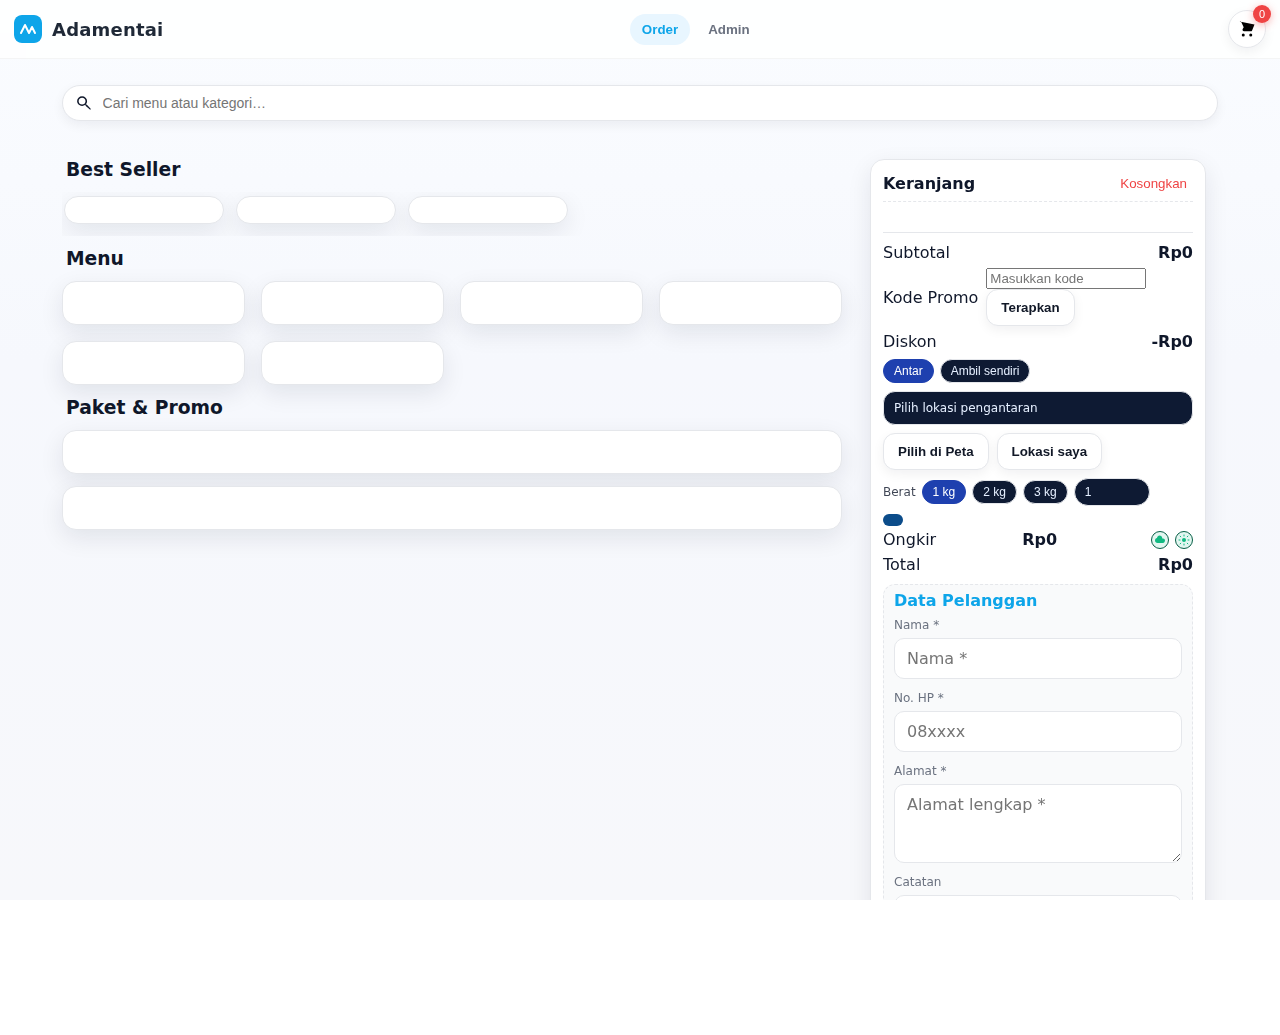
<file: index.html>
<!doctype html>
<html lang="id">
<head>
  <meta charset="utf-8" />
  <meta name="viewport" content="width=device-width,initial-scale=1,viewport-fit=cover" />
  <title>Adamentai - Order Here</title>

  <!-- Styles -->
  <link rel="stylesheet" href="css/app.css" />

  <!-- Badges kecil (opsional) -->
  <style>
    .badge{display:inline-block;padding:.15rem .45rem;border-radius:.5rem;font-size:.775rem}
    .badge--best{background:#fef3c7}
    .badge--strip{background:#dbeafe}
    .badge--promo{background:#dcfce7}
  </style>

  <meta name="theme-color" content="#0ea5e9" />
</head>
<body>

  <!-- Topbar -->
  <header class="topbar">
    <div class="brand">
      <img class="brand__logo" src="data:image/svg+xml;utf8,
        <svg xmlns='http://www.w3.org/2000/svg' width='28' height='28' viewBox='0 0 28 28'>
          <rect rx='6' width='28' height='28' fill='%230ea5e9'/>
          <path d='M7 18l4-8 4 8 3-6 3 6' stroke='white' stroke-width='2' fill='none' stroke-linecap='round' stroke-linejoin='round'/>
        </svg>" alt="logo">
      <div class="brand__name">Adamentai</div>
    </div>

    <nav class="topnav" role="tablist" aria-label="Halaman">
      <button class="tab is-active" data-tab="order" aria-selected="true">Order</button>
      <button class="tab" data-tab="admin" aria-selected="false">Admin</button>
    </nav>

    <div class="actions">
      <button id="btnOpenCart" class="icon-btn" aria-label="Buka Keranjang">
        <span class="icon-cart"></span>
        <span id="cartCount" class="badge" data-cart-count>0</span>
      </button>
    </div>
  </header>

  <main class="container">

    <!-- ======= ORDER ======= -->
    <section id="section-order" class="section is-active" aria-labelledby="order-title">
      <h1 id="order-title" class="hidden">Order</h1>

      <!-- Toolbar: Search + Chips -->
      <div class="toolbar">
        <div class="searchbox">
          <span class="icon-search" aria-hidden="true"></span>
          <input id="q" type="search" placeholder="Cari menu atau kategori…" aria-label="Cari" />
          <button id="btnClearSearch" class="link" hidden><span class="icon-x"></span> Bersihkan</button>
        </div>
      </div>

      <div class="chips-scroll" role="tablist" aria-label="Kategori">
        <div id="chipsCatMount"></div>
      </div>

      <!-- Grid: produk + cart -->
      <div class="grid grid--main">

        <!-- Kolom Produk -->
        <div>

          <!-- Best Seller (rail) -->
          <section id="sec-best" aria-labelledby="best-title">
            <h3 id="best-title" style="margin:12px 4px">Best Seller</h3>
            <div id="bestGrid" class="cards">
              <!-- Skeleton preset (rail horizontal mini) -->
              <article class="card card--menu skeleton-card card--mini">
                <div class="skel skel-img"></div>
                <div class="card__body">
                  <div class="skel skel-title"></div>
                  <div class="skel skel-price"></div>
                  <div class="qtyrow">
                    <div class="skel skel-qty"></div>
                    <div class="skel skel-btn"></div>
                  </div>
                </div>
              </article>
              <article class="card card--menu skeleton-card card--mini">
                <div class="skel skel-img"></div>
                <div class="card__body">
                  <div class="skel skel-title"></div>
                  <div class="skel skel-price"></div>
                  <div class="qtyrow">
                    <div class="skel skel-qty"></div>
                    <div class="skel skel-btn"></div>
                  </div>
                </div>
              </article>
              <article class="card card--menu skeleton-card card--mini">
                <div class="skel skel-img"></div>
                <div class="card__body">
                  <div class="skel skel-title"></div>
                  <div class="skel skel-price"></div>
                  <div class="qtyrow">
                    <div class="skel skel-qty"></div>
                    <div class="skel skel-btn"></div>
                  </div>
                </div>
              </article>
            </div>
          </section>

          <!-- Menu Normal -->
          <section id="sec-menu" aria-labelledby="menu-title">
            <h3 id="menu-title" style="margin:12px 4px">Menu</h3>
            <div id="menuGrid" class="cards">
              <!-- Skeleton preset (grid normal) -->
              <article class="card card--menu skeleton-card">
                <div class="skel skel-img"></div>
                <div class="card__body">
                  <div class="skel skel-badge"></div>
                  <div class="skel skel-title"></div>
                  <div class="skel skel-meta"></div>
                  <div class="skel skel-price"></div>
                  <div class="qtyrow">
                    <div class="skel skel-qty"></div>
                    <div class="skel skel-btn"></div>
                  </div>
                </div>
              </article>
              <article class="card card--menu skeleton-card">
                <div class="skel skel-img"></div>
                <div class="card__body">
                  <div class="skel skel-badge"></div>
                  <div class="skel skel-title"></div>
                  <div class="skel skel-meta"></div>
                  <div class="skel skel-price"></div>
                  <div class="qtyrow">
                    <div class="skel skel-qty"></div>
                    <div class="skel skel-btn"></div>
                  </div>
                </div>
              </article>
              <article class="card card--menu skeleton-card">
                <div class="skel skel-img"></div>
                <div class="card__body">
                  <div class="skel skel-badge"></div>
                  <div class="skel skel-title"></div>
                  <div class="skel skel-meta"></div>
                  <div class="skel skel-price"></div>
                  <div class="qtyrow">
                    <div class="skel skel-qty"></div>
                    <div class="skel skel-btn"></div>
                  </div>
                </div>
              </article>
              <article class="card card--menu skeleton-card">
                <div class="skel skel-img"></div>
                <div class="card__body">
                  <div class="skel skel-badge"></div>
                  <div class="skel skel-title"></div>
                  <div class="skel skel-meta"></div>
                  <div class="skel skel-price"></div>
                  <div class="qtyrow">
                    <div class="skel skel-qty"></div>
                    <div class="skel skel-btn"></div>
                  </div>
                </div>
              </article>
              <article class="card card--menu skeleton-card">
                <div class="skel skel-img"></div>
                <div class="card__body">
                  <div class="skel skel-badge"></div>
                  <div class="skel skel-title"></div>
                  <div class="skel skel-meta"></div>
                  <div class="skel skel-price"></div>
                  <div class="qtyrow">
                    <div class="skel skel-qty"></div>
                    <div class="skel skel-btn"></div>
                  </div>
                </div>
              </article>
              <article class="card card--menu skeleton-card">
                <div class="skel skel-img"></div>
                <div class="card__body">
                  <div class="skel skel-badge"></div>
                  <div class="skel skel-title"></div>
                  <div class="skel skel-meta"></div>
                  <div class="skel skel-price"></div>
                  <div class="qtyrow">
                    <div class="skel skel-qty"></div>
                    <div class="skel skel-btn"></div>
                  </div>
                </div>
              </article>
            </div>
            <div id="menuEmpty" class="muted" hidden style="margin:12px 4px">Tidak ada menu untuk filter/kata kunci ini.</div>
          </section>

          <!-- Paket & Promo (strip) -->
          <section id="sec-strip" aria-labelledby="strip-title">
            <h3 id="strip-title" style="margin:12px 4px">Paket & Promo</h3>
            <div id="stripGrid" class="cards">
              <!-- Skeleton preset (kartu lebar/strip) -->
              <article class="card card--menu skeleton-card card--wide">
                <div class="skel skel-img"></div>
                <div class="card__body">
                  <div class="skel skel-title"></div>
                  <div class="skel skel-price"></div>
                  <div class="qtyrow">
                    <div class="skel skel-qty"></div>
                    <div class="skel skel-btn"></div>
                  </div>
                </div>
              </article>
              <article class="card card--menu skeleton-card card--wide">
                <div class="skel skel-img"></div>
                <div class="card__body">
                  <div class="skel skel-title"></div>
                  <div class="skel skel-price"></div>
                  <div class="qtyrow">
                    <div class="skel skel-qty"></div>
                    <div class="skel skel-btn"></div>
                  </div>
                </div>
              </article>
            </div>
          </section>

        </div>

        <!-- Aside: Cart (desktop) -->
        <aside class="cart hide-mobile" aria-label="Keranjang Belanja">
          <div class="card card--menu">
            <div class="card__body">
              <div class="card__head">
                <div style="font-weight:800">Keranjang</div>
                <button id="btnEmptyCart" class="link danger">Kosongkan</button>
              </div>

              <div id="cartItems" class="cart__items"></div>

              <!-- Ringkasan -->
              <div class="cart__summary">
                <div class="row">
                  <span>Subtotal</span>
                  <strong id="cartSubtotal" data-cart-subtotal>Rp0</strong>
                </div>

                <div class="row" style="display:flex;align-items:center;gap:8px">
                  <span>Kode Promo</span>
                  <div class="input-group" style="margin-left:auto;max-width:360px;flex:1;justify-content:flex-end">
                    <input id="promo_code" placeholder="Masukkan kode" style="max-width:160px" />
                    <button id="btnPromo" class="btn btn--ghost">Terapkan</button>
                    <button id="btnPromoClear" class="btn btn--ghost danger" hidden>Hapus</button>
                  </div>
                </div>

                <div class="row" style="margin-top:2px">
                  <span>Diskon</span>
                  <strong id="cartDiscount" data-cart-discount>-Rp0</strong>
                </div>

                <!-- Ongkir explicit -->
                <div class="row">
                  <span>Ongkir</span>
                  <strong id="cartShipping" data-cart-shipping>Rp0</strong>
                </div>

                <div class="row">
                  <span>Total</span>
                  <div style="display:flex;flex-direction:column;align-items:flex-end">
                    <strong id="cartTotal" data-cart-total>Rp0</strong>
                    <small id="cartTotalNote" class="muted"></small>
                  </div>
                </div>
                <div id="promoApplied" class="tiny muted" hidden style="margin-top:6px"></div>
              </div>

              <!-- Data Customer (Desktop) -->
              <details class="collapsible" open>
                <summary>Data Pelanggan</summary>
                <div class="form" style="margin-top:8px">
                  <div class="field"><span>Nama *</span><input id="cust_name" placeholder="Nama *" required></div>
                  <div class="field"><span>No. HP *</span><input id="cust_phone" inputmode="tel" placeholder="08xxxx" required></div>
                  <div class="field"><span>Alamat *</span><textarea id="cust_addr" rows="3" placeholder="Alamat lengkap *" required></textarea></div>
                  <div class="field"><span>Catatan</span><input id="cust_note" placeholder="Opsional"></div>
                </div>
              </details>

              <button id="btnCheckout" class="btn btn--primary btn--block" data-checkout disabled>Bayar</button>
            </div>
          </div>
        </aside>

      </div>
    </section>

    <!-- ======= ADMIN ======= -->
    <section id="section-admin" class="section" aria-labelledby="admin-title">
      <h1 id="admin-title" class="hidden">Admin</h1>

      <!-- Gate (PIN) -->
      <div id="adminGate" class="card">
        <div class="card__body">
          <h3 style="margin:0 0 10px">Masuk Admin</h3>
          <div class="form" style="max-width:360px">
            <div class="field">
              <span>PIN</span>
              <input id="pin" type="password" placeholder="****" />
            </div>
            <div class="actions-row">
              <button id="btnAdminLogin" class="btn btn--primary">Masuk</button>
            </div>
          </div>
        </div>
      </div>

      <!-- Panel Admin -->
      <div id="adminPanel" class="hidden">
        <div class="card">
          <div class="card__body">

            <!-- Subtabs -->
            <div class="subtabs">
              <button class="subtab is-active" data-sub="menu">Menu</button>
              <button class="subtab" data-sub="category">Kategori</button>
              <button class="subtab" data-sub="stock">Stok</button>
              <button class="subtab" data-sub="promo">Promo</button>
            </div>

            <!-- SUB: MENU -->
            <section id="sub-menu" class="sub is-active">
              <div class="grid--2cols">
                <!-- Form -->
                <div>
                  <h4 style="margin:0 0 10px">Tambah / Edit Menu</h4>
                  <div class="form">
                    <input type="hidden" id="m_id" />
                    <div class="field"><span>Nama</span><input id="m_name" placeholder="Nama menu" /></div>
                    <div class="field"><span>Kategori</span><select id="m_cat"></select></div>
                    <div class="field"><span>Harga</span><input id="m_price" type="number" placeholder="0" /></div>
                    <div class="field"><span>Stok</span><input id="m_stock" type="number" placeholder="0" /></div>
                    <div class="field">
                      <span>Aktif</span>
                      <select id="m_active"><option value="Y">Y</option><option value="N">N</option></select>
                    </div>
                    <div class="field">
                      <span>Foto</span>
                      <div class="preview">
                        <input id="m_img" type="file" accept="image/*" />
                        <img id="m_prev" class="thumb hidden" alt="preview" />
                        <button id="btnClearImg" class="btn btn--ghost hidden">Bersihkan</button>
                        <input id="m_image_url" type="text" placeholder="Atau URL gambar" style="flex:1" />
                      </div>
                    </div>
                    <div class="actions-row">
                      <button id="btnMenuSave" class="btn btn--primary">Simpan</button>
                      <button id="btnMenuReset" class="btn btn--ghost">Reset</button>
                    </div>
                  </div>
                </div>
                <!-- Tabel -->
                <div>
                  <h4 style="margin:0 0 10px">Daftar Menu</h4>
                  <div class="table-wrap">
                    <table class="table" id="tblMenu">
                      <thead>
                        <tr><th>Nama</th><th>Kategori</th><th>Harga</th><th>Stok</th><th>Aktif</th><th>Aksi</th></tr>
                      </thead>
                      <tbody></tbody>
                    </table>
                  </div>
                </div>
              </div>
            </section>

            <!-- SUB: CATEGORY -->
            <section id="sub-category" class="sub">
              <div class="grid--2cols">
                <div>
                  <h4 style="margin:0 0 10px">Tambah / Edit Kategori</h4>
                  <div class="form">
                    <input type="hidden" id="c_id" />
                    <div class="field"><span>Nama Kategori</span><input id="c_name" placeholder="Mis. Minuman" /></div>
                    <div class="actions-row">
                      <button id="btnCatSave" class="btn btn--primary">Simpan</button>
                    </div>
                  </div>
                </div>
                <div>
                  <h4 style="margin:0 0 10px">Daftar Kategori</h4>
                  <div class="table-wrap">
                    <table class="table" id="tblCat">
                      <thead><tr><th>Nama</th><th>Aksi</th></tr></thead>
                      <tbody></tbody>
                    </table>
                  </div>
                </div>
              </div>
            </section>

            <!-- SUB: STOCK -->
            <section id="sub-stock" class="sub">
              <div class="grid--2cols">
                <div>
                  <h4 style="margin:0 0 10px">Penyesuaian Stok</h4>
                  <div class="form">
                    <div class="field"><span>Item</span><select id="s_item"></select></div>
                    <div class="field"><span>Delta (+/-)</span><input id="s_delta" type="number" placeholder="contoh: 5 atau -2" /></div>
                    <div class="field"><span>Catatan</span><input id="s_note" placeholder="opsional" /></div>
                    <div class="actions-row"><button id="btnStockSave" class="btn btn--primary">Update Stok</button></div>
                  </div>
                </div>
                <div>
                  <p class="muted">Pilih item lalu isi delta positif (tambah) atau negatif (kurangi).</p>
                </div>
              </div>
            </section>

            <!-- SUB: PROMO -->
            <section id="sub-promo" class="sub">
              <div class="grid--2cols">
                <div>
                  <h4 style="margin:0 0 10px">Kelola Promo</h4>
                  <div class="form">
                    <input type="hidden" id="p_id" />
                    <div class="field"><span>Kode</span><input id="p_code" placeholder="mis. HEMAT10" /></div>
                    <div class="field"><span>Tipe</span>
                      <select id="p_type">
                        <option value="percent">Persen (%)</option>
                        <option value="flat">Potongan (Rp)</option>
                      </select>
                    </div>
                    <div class="field"><span>Nilai</span><input id="p_value" type="number" placeholder="10 atau 5000" /></div>
                    <div class="field"><span>Min. Subtotal</span><input id="p_min" type="number" placeholder="0" /></div>
                    <div class="field"><span>Mulai</span><input id="p_start" type="date" /></div>
                    <div class="field"><span>Selesai</span><input id="p_end" type="date" /></div>
                    <div class="field"><span>Status</span>
                      <select id="p_active"><option value="Y">Aktif</option><option value="N">Nonaktif</option></select>
                    </div>
                    <div class="field"><span>Catatan</span><input id="p_note" placeholder="opsional" /></div>
                    <div class="actions-row">
                      <button id="btnPromoSave" class="btn btn--primary">Simpan</button>
                      <button id="btnPromoReset" class="btn btn--ghost">Reset</button>
                    </div>
                  </div>
                </div>
                <div>
                  <h4 style="margin:0 0 10px">Daftar Promo</h4>
                  <div class="table-wrap">
                    <table class="table" id="tblPromo">
                      <thead>
                        <tr><th>Kode</th><th>Tipe</th><th>Nilai</th><th>Min</th><th>Periode</th><th>Aktif</th><th>Aksi</th></tr>
                      </thead>
                      <tbody></tbody>
                    </table>
                  </div>
                </div>
              </div>
            </section>

          </div>
        </div>
      </div>
    </section>

  </main>

  <!-- Mobile bottom bar -->
  <div class="mobile-bar show-mobile" role="region" aria-label="Ringkasan">
    <button id="btnOpenCartBar" class="mobile-cart" aria-label="Buka Keranjang">
      <span class="icon-cart"></span>
      <span class="label">Keranjang</span>
      <span id="cartCountBar" class="badge" data-cart-count>0</span>
    </button>
    <div class="mobile-total">
      <div class="small">Total</div>
      <div id="mobileTotal" data-cart-total style="font-weight:800">Rp0</div>
    </div>
    <button id="btnCheckoutBar" class="btn btn--primary" data-checkout disabled>Bayar</button>
  </div>

  <!-- Drawer: Mobile Cart -->
  <div id="cartDrawer" class="drawer" aria-hidden="true" aria-modal="true" role="dialog">
    <div id="drawerScrim" class="drawer__scrim"></div>
    <div class="drawer__panel">
      <div class="drawer__head">
        <strong>Keranjang</strong>
        <button id="btnCloseCart" class="icon-btn" aria-label="Tutup"><span class="icon-x"></span></button>
      </div>

      <div class="drawer__customer">
        <!-- Promo (mobile) -->
        <div class="form" style="margin-bottom:8px">
          <div class="field" style="display:flex;align-items:center;gap:8px">
            <span>Kode Promo</span>
            <div class="input-group" style="margin-left:auto">
              <input id="promo_code_m" placeholder="Kode" />
              <button id="btnPromo_m" class="btn btn--ghost">Terapkan</button>
              <button id="btnPromoClear_m" class="btn btn--ghost danger" hidden>Hapus</button>
            </div>
          </div>
        </div>

        <!-- Items -->
        <div id="cartItemsMobile" class="cart__items"></div>

        <!-- Ringkasan (mobile) -->
        <div class="drawer-summary" style="margin:8px 0 4px">
          <div><span>Subtotal</span> <span data-cart-subtotal>Rp0</span></div>
          <div><span>Diskon</span>   <span data-cart-discount>-Rp0</span></div>
          <div><span>Ongkir</span>   <span data-cart-shipping>Rp0</span></div>
        </div>

        <!-- Data Customer (Mobile) -->
        <details class="collapsible">
          <summary>Data Pelanggan</summary>
          <div class="form" style="margin-top:8px">
            <div class="field"><span>Nama *</span><input id="cust_name_m" placeholder="Nama *" required></div>
            <div class="field"><span>No. HP *</span><input id="cust_phone_m" inputmode="tel" placeholder="08xxxx" required></div>
            <div class="field"><span>Alamat *</span><textarea id="cust_addr_m" rows="3" placeholder="Alamat lengkap *" required></textarea></div>
            <div class="field"><span>Catatan</span><input id="cust_note_m" placeholder="Opsional"></div>
          </div>
        </details>
      </div>

      <div class="drawer__foot">
        <div class="total">
          <span class="small">Total</span>
          <strong id="mobileTotal" data-cart-total>Rp0</strong>
          <small id="cartTotalNoteMobile" class="muted" style="display:block"></small>
        </div>
        <button id="btnCheckoutMobile" class="btn btn--primary" data-checkout disabled>Bayar</button>
      </div>
    </div>
  </div>

  <!-- Templates -->
  <template id="tpl-card">
    <article class="card card--menu">
      <img class="card__img" alt="menu" />
      <div class="card__body">
        <div class="card__title"></div>
        <div class="card__meta"></div>
        <div class="card__price"></div>
        <div class="qtyrow">
          <input class="qty" type="number" min="1" value="1" aria-label="Jumlah" />
          <button class="btn btn--primary add-btn">Tambah</button>
        </div>
      </div>
    </article>
  </template>

  <template id="tpl-cart-item">
    <div class="cart__row">
      <div class="cart__name">Nama</div>
      <div class="cart__qty">× 1</div>
      <div class="cart__sub">Rp0</div>
      <button class="btn btn--ghost cart__del" aria-label="Hapus">×</button>
    </div>
  </template>

  <!-- Skeleton Card Template -->
  <template id="tpl-card-skel">
    <article class="card card--menu skeleton-card">
      <div class="skel skel-img"></div>
      <div class="card__body">
        <div class="skel skel-badge"></div>
        <div class="skel skel-title"></div>
        <div class="skel skel-meta"></div>
        <div class="skel skel-price"></div>
        <div class="qtyrow">
          <div class="skel skel-qty"></div>
          <div class="skel skel-btn"></div>
        </div>
      </div>
    </article>
  </template>

  <!-- Snackbar -->
  <div id="snackbar" class="snackbar" role="status" aria-live="polite"></div>

  <!-- Page loading overlay -->
  <div id="pageLoading" class="pageload" aria-live="polite" aria-busy="true">
    <div class="pl__box">
      <div class="pl__ring" aria-hidden="true"></div>
      <div class="pl__text">
        <div id="plText" class="pl__title">Menyiapkan toko…</div>
        <div class="pl__bar"><span></span></div>
        <div id="plTips" class="pl__tips">Mengambil data menu…</div>
      </div>
    </div>
  </div>

  <!-- Runtime config (ubah sesuai env) -->
  <script>
    window.CONFIG = {
      BASE: 'https://script.google.com/macros/s/AKfycbzKtWlxd_I4x-o7gnPy7spjSoMxDZm01VtrRlHPD5yd3tvKq6X3t19ZM4-qUVT6dF8K/exec',
      PIN: '1234',
      ADMIN_TOKEN: '',
      CF_IMAGE_PROXY: ''
      // PROMO_LOCAL_FALLBACK: true
    };
  </script>

  <!-- Script order: shipping interlock terlebih dahulu -->
  <script type="module" src="js/shipping.js"></script>
  <script type="module" src="js/main.js"></script>

  <!-- Fallback guard (jaga-jaga jika shipping.js terlambat/gagal) -->
  <script>
  (function(){
    function qBtns(){ return Array.prototype.slice.call(document.querySelectorAll('#btnCheckout, #btnCheckoutBar, #btnCheckoutMobile, [data-checkout]')); }
    function ready(){
      try{
        return window.__shipping && typeof window.__shipping.isReadyForCheckout==='function'
          ? window.__shipping.isReadyForCheckout()
          : false;
      }catch(_){ return false; }
    }
    function setDisabled(flag){
      var btns=qBtns();
      for (var i=0;i<btns.length;i++){
        var b=btns[i];
        try{
          if (b.tagName==='BUTTON' || b.tagName==='INPUT') b.disabled=!!flag;
          b.style.pointerEvents = flag ? 'none' : '';
          b.style.opacity = flag ? '0.55' : '';
          b.style.cursor = flag ? 'not-allowed' : '';
          b.setAttribute('aria-disabled', flag?'true':'false');
        }catch(_){}
      }
    }
    document.addEventListener('click', function(e){
      var el = e.target.closest && e.target.closest('#btnCheckout, #btnCheckoutBar, #btnCheckoutMobile, [data-checkout]');
      if (!el) return;
      if (!ready()){
        e.preventDefault(); e.stopPropagation(); e.stopImmediatePropagation();
        try{ window.__shipping && window.__shipping.requestQuoteNow && window.__shipping.requestQuoteNow(7000); }catch(_){}
        var sb=document.getElementById('snackbar'); if (sb){ sb.textContent='Ongkir belum terhitung. Mohon tunggu…'; sb.classList.add('show'); setTimeout(function(){ sb.classList.remove('show'); },1300); }
      }
    }, true);
    function tick(){ setDisabled(!ready()); }
    setInterval(tick, 400);
    document.addEventListener('DOMContentLoaded', tick);
  })();
  </script>
</body>
</html>
</file>
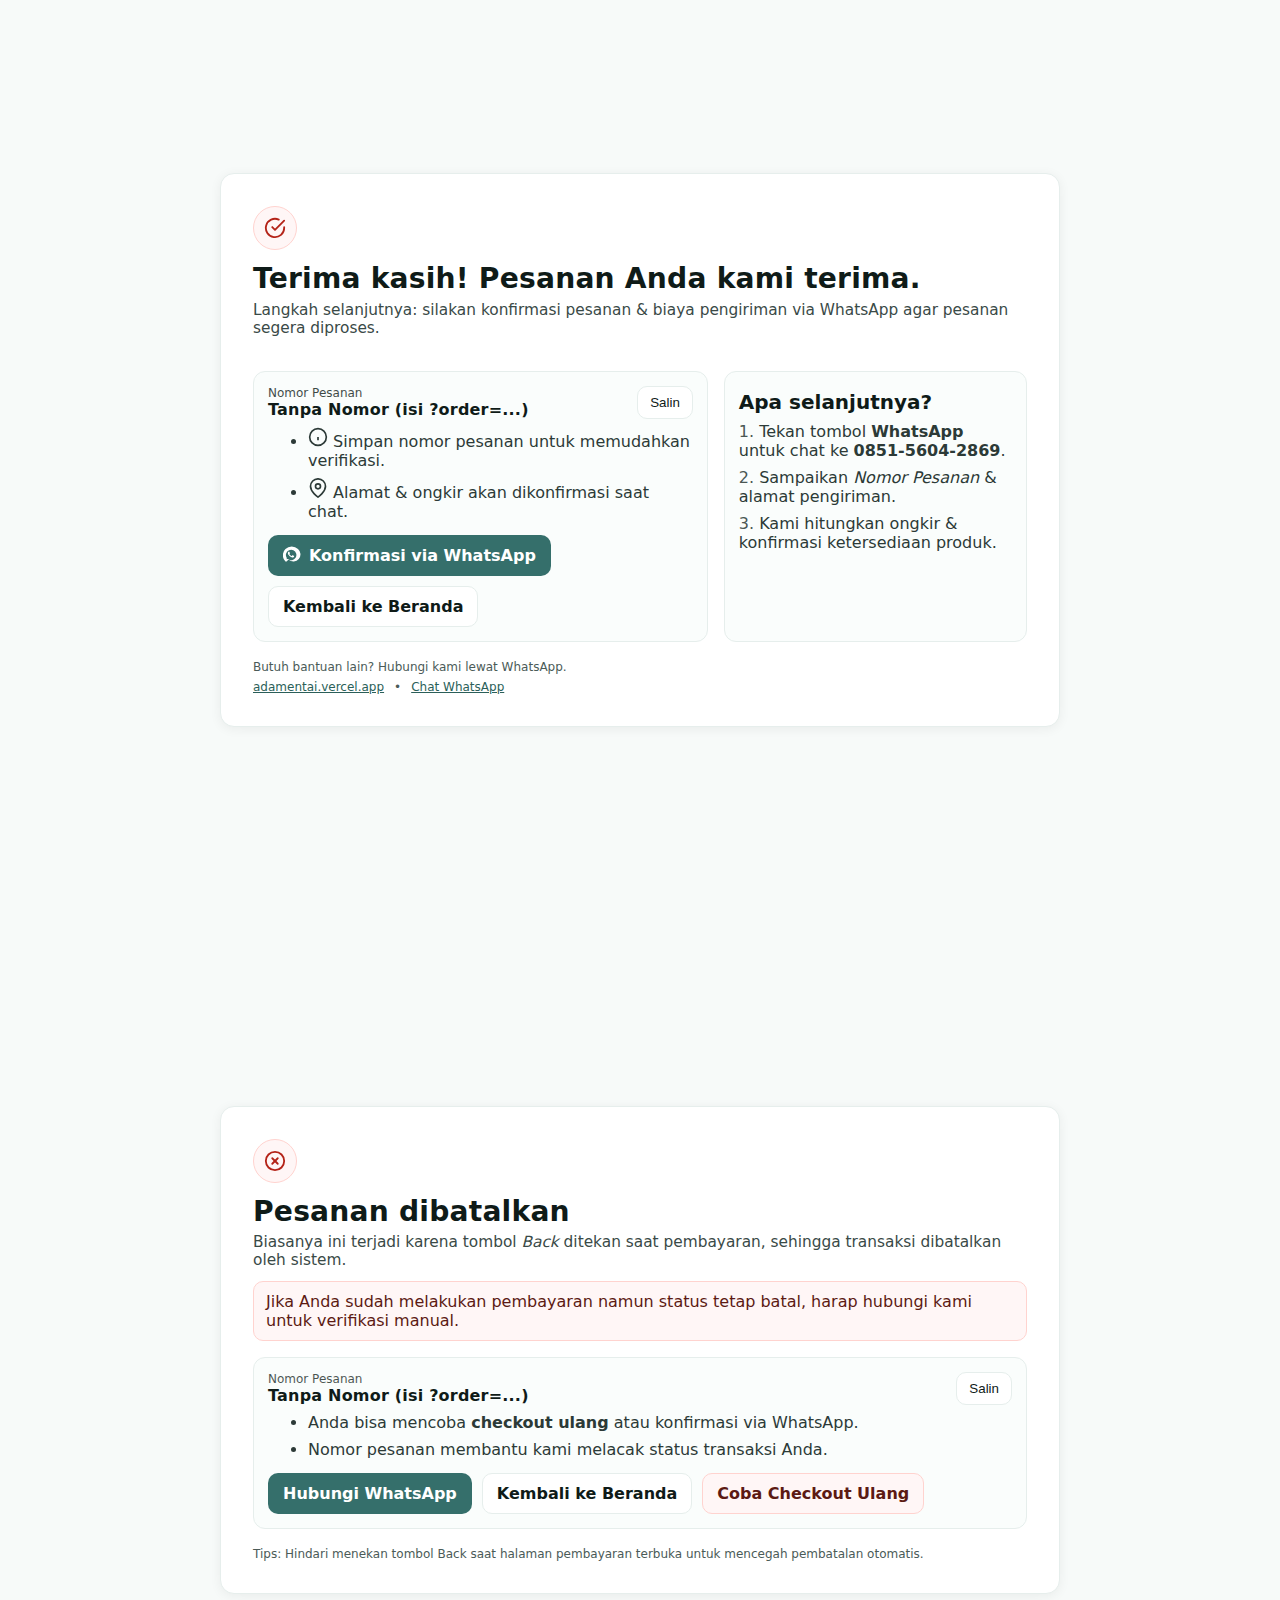
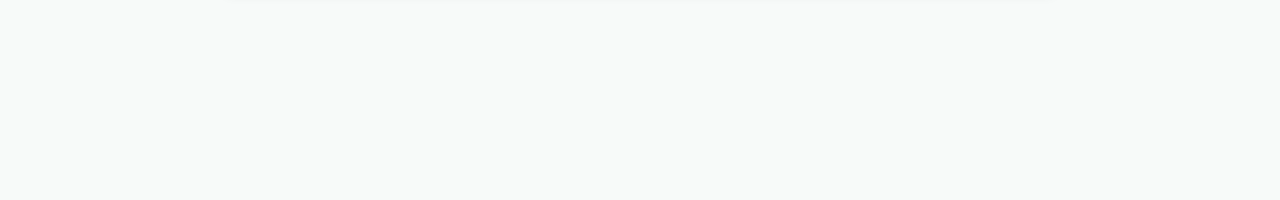
<file: finish.html>
<!-- ===============================
File: thank-you.html
Responsive Thank You Page + WhatsApp CTA
How to use:
- Optional: append ?order=INV-2025-0001 to the URL to show the order number.
- Deployed as a static page anywhere (Vercel, Netlify, shared hosting).
=================================== -->
<!DOCTYPE html>
<html lang="id">
<head>
  <meta charset="utf-8"/>
  <meta name="viewport" content="width=device-width, initial-scale=1"/>
  <title>Terima kasih – Pesanan Diterima</title>
  <meta name="description" content="Terima kasih! Pesanan Anda telah kami terima. Silakan konfirmasi via WhatsApp untuk validasi pesanan dan biaya pengiriman."/>
  <style>
  :root{
    --primary:#356f6b;
    --text:#0f1b18;
    --muted:#5b6b67;
    --bg:#f7faf9;
    --card:#ffffff;
    --border:#e6eeec;
    --radius:14px;
  }
  *{box-sizing:border-box}
  html,body{height:100%}
  body{margin:0;font-family:ui-sans-serif,system-ui,-apple-system,Segoe UI,Roboto,Ubuntu,Cantarell,Noto Sans,sans-serif;color:var(--text);background:var(--bg);-webkit-font-smoothing:antialiased}
  .container{min-height:100%;display:grid;place-items:center;padding:clamp(16px,4vw,40px)}
  .card{width:min(840px,92vw);background:var(--card);border:1px solid var(--border);border-radius:var(--radius);box-shadow:0 2px 12px rgba(0,0,0,.06);padding:clamp(18px,3.2vw,32px);}
  .header{display:flex;align-items:center;gap:14px;flex-wrap:wrap}
  .icon-wrap{width:44px;height:44px;border-radius:50%;display:grid;place-items:center;background:#eef4f3;border:1px solid var(--border)}
  .icon{width:24px;height:24px}
  h1{margin:0;font-size:clamp(20px,2.2vw,30px);letter-spacing:.2px}
  .lead{margin:.35rem 0 0;color:#3a4a47;font-size:clamp(14px,1.2vw,16px)}
  .grid{display:grid;grid-template-columns:1fr;gap:16px;margin-top:18px}
  @media(min-width:720px){.grid{grid-template-columns:1.2fr .8fr}}
  .panel{background:#fafdfc;border:1px solid var(--border);border-radius:12px;padding:14px}
  .order-line{display:flex;align-items:center;justify-content:space-between;gap:12px;flex-wrap:wrap}
  .order-id{font-weight:700;letter-spacing:.2px}
  .copy{appearance:none;border:1px solid var(--border);background:#fff;color:var(--text);padding:8px 12px;border-radius:10px;cursor:pointer}
  .cta{display:flex;flex-wrap:wrap;gap:10px;margin-top:14px}
  .btn{display:inline-flex;align-items:center;gap:10px;padding:10px 14px;border-radius:10px;border:1px solid transparent;text-decoration:none;font-weight:700}
  .btn.wa{background:var(--primary);color:#fff}
  .btn.wa:hover{filter:brightness(.95)}
  .btn.ghost{background:#fff;border-color:var(--border);color:var(--text)}
  .list{display:grid;gap:8px;margin:8px 0 0;color:#2c3a37}
  .footer{margin-top:18px;font-size:12px;color:#4b5b58}
  .foot-links{display:flex;gap:10px;flex-wrap:wrap;margin-top:6px}
  .foot-links a{color:#2b5f59}
</style>
</head>
<body>
<div class="container">
  <main class="card" role="main">    <header class="header">
      <div class="icon-wrap" aria-hidden="true">
        <!-- Check icon -->
        <svg class="icon" viewBox="0 0 24 24" fill="none" stroke="currentColor" stroke-width="2" stroke-linecap="round" stroke-linejoin="round" aria-hidden="true"><path d="M22 11.08V12a10 10 0 1 1-5.93-9.14"/><polyline points="22 4 12 14.01 9 11.01"/></svg>
      </div>
      <div>
        <h1>Terima kasih! Pesanan Anda kami terima.</h1>
        <p class="lead">Langkah selanjutnya: silakan konfirmasi pesanan & biaya pengiriman via WhatsApp agar pesanan segera diproses.</p>
      </div>
    </header>

    <section class="grid" aria-label="Detail & Tindak Lanjut">
      <div class="panel">
        <div class="order-line">
          <div>
            <div style="opacity:.8;font-size:12px">Nomor Pesanan</div>
            <div id="orderId" class="order-id">—</div>
          </div>
          <button class="copy" id="copyBtn" type="button" aria-label="Salin nomor pesanan">Salin</button>
        </div>
        <ul class="list">
          <li>
            <svg width="20" height="20" viewBox="0 0 24 24" fill="none" stroke="currentColor" stroke-width="2"><circle cx="12" cy="12" r="10"/><path d="M12 16v-4m0-4h.01"/></svg>
            Simpan nomor pesanan untuk memudahkan verifikasi.
          </li>
          <li>
            <svg width="20" height="20" viewBox="0 0 24 24" fill="none" stroke="currentColor" stroke-width="2"><path d="M21 10c0 7-9 13-9 13S3 17 3 10a9 9 0 1 1 18 0z"/><circle cx="12" cy="10" r="3"/></svg>
            Alamat & ongkir akan dikonfirmasi saat chat.
          </li>
        </ul>

        <div class="cta">
          <a id="waLink" class="btn wa" href="#" target="_blank" rel="noopener">
            <!-- WA icon -->
            <svg width="18" height="18" viewBox="0 0 32 32" fill="currentColor" aria-hidden="true"><path d="M19.11 17.34c-.27-.14-1.58-.78-1.83-.86-.25-.09-.43-.14-.62.14-.18.27-.71.86-.86 1.03-.16.18-.32.2-.59.07-.27-.14-1.13-.42-2.16-1.36-.8-.7-1.35-1.57-1.5-1.84-.16-.27-.02-.41.12-.55.12-.12.27-.32.41-.48.14-.16.18-.27.27-.45.09-.18.05-.34-.02-.48-.07-.14-.62-1.5-.85-2.05-.22-.53-.44-.46-.62-.46h-.53c-.18 0-.48.07-.73.34-.25.27-.96.94-.96 2.29 0 1.34.99 2.64 1.14 2.82.14.18 1.95 2.98 4.73 4.17.66.28 1.17.45 1.57.58.66.21 1.26.18 1.73.11.53-.08 1.58-.65 1.81-1.28.23-.62.23-1.16.16-1.28-.07-.11-.25-.18-.52-.32z"/><path d="M26.64 5.36A12 12 0 0 0 4.36 27.64l.79.05.55.03a1 1 0 0 0 .72-.29l2.61-2.59a1 1 0 0 1 .74-.29h.45A12 12 0 0 0 26.64 5.36m-10.64 20A9.33 9.33 0 0 1 9 23.33l-.67-.4-2 .53.53-1.95-.4-.67a9.33 9.33 0 1 1 9.53 4.42z"/></svg>
            Konfirmasi via WhatsApp
          </a>
          <a class="btn ghost" href="https://adamentai.vercel.app" target="_self">Kembali ke Beranda</a>
        </div>
      </div>

      <div class="panel">
        <h3 style="margin:4px 0 8px;font-size:clamp(16px,1.6vw,20px)">Apa selanjutnya?</h3>
        <ol class="list" style="list-style:none;padding:0;counter-reset:step">
          <li><span style="opacity:.85">1.</span> Tekan tombol <strong>WhatsApp</strong> untuk chat ke <strong>0851‑5604‑2869</strong>.</li>
          <li><span style="opacity:.85">2.</span> Sampaikan <em>Nomor Pesanan</em> & alamat pengiriman.</li>
          <li><span style="opacity:.85">3.</span> Kami hitungkan ongkir & konfirmasi ketersediaan produk.</li>
        </ol>
      </div>
    </section>

    <footer class="footer">
      <div>Butuh bantuan lain? Hubungi kami lewat WhatsApp.</div>
      <div class="foot-links">
        <a href="https://adamentai.vercel.app" target="_self">adamentai.vercel.app</a>
        <span aria-hidden="true">•</span>
        <a id="footWa" href="#" target="_blank" rel="noopener">Chat WhatsApp</a>
      </div>
    </footer>
  </main>
</div>

</body>
<script>
// --- Ambil Nomor Pesanan ---
// Urutan prioritas: ?order=... -> sessionStorage.order_id -> localStorage.order_id
(function(){
  const p = new URLSearchParams(location.search);
  const order = (p.get('order') || sessionStorage.getItem('order_id') || localStorage.getItem('order_id') || '').trim();
  const orderEl = document.getElementById('orderId');
  if(orderEl) orderEl.textContent = order || 'Tanpa Nomor (isi ?order=...)';

  // --- Buat link WhatsApp ---
  const waNumber = '6285156042869'; // 085156042869
  const baseMsg = `Assalamu'alaikum. Saya ingin konfirmasi pesanan${order?` ${order}`:''} dan biaya pengiriman.`;
  const waUrl = `https://wa.me/${waNumber}?text=${encodeURIComponent(baseMsg)}`;
  const waLink = document.getElementById('waLink');
  const footWa = document.getElementById('footWa');
  if(waLink) waLink.href = waUrl;
  if(footWa) footWa.href = waUrl;

  // --- Salin nomor pesanan ---
  const copyBtn = document.getElementById('copyBtn');
  if(copyBtn){
    copyBtn.addEventListener('click', async ()=>{
      try{
        const text = order || '';
        await navigator.clipboard.writeText(text);
        const old = copyBtn.textContent; copyBtn.textContent = 'Tersalin';
        setTimeout(()=>copyBtn.textContent = old, 1200);
      }catch(e){ alert('Gagal menyalin.'); }
    });
  }
})();
</script>
</html>

<!-- ===============================
File: error.html
Error page for cancelled orders
=================================== -->
<!DOCTYPE html>
<html lang="id">
<head>
  <meta charset="utf-8"/>
  <meta name="viewport" content="width=device-width, initial-scale=1"/>
  <title>Pesanan Dibatalkan</title>
  <meta name="description" content="Transaksi dibatalkan. Biasanya terjadi karena kembali (Back) saat pembayaran. Silakan hubungi kami untuk melanjutkan."/>
  <style>
    :root{
      --primary:#356f6b;--text:#0f1b18;--bg:#f7faf9;--card:#ffffff;--border:#e6eeec;--danger:#b42318
    }
    *{box-sizing:border-box}
    html,body{height:100%}
    body{margin:0;font-family:ui-sans-serif,system-ui,-apple-system,Segoe UI,Roboto,Ubuntu,Cantarell,Noto Sans,sans-serif;color:var(--text);background:var(--bg)}
    .container{min-height:100%;display:grid;place-items:center;padding:clamp(16px,4vw,40px)}
    .card{width:min(840px,92vw);background:var(--card);border:1px solid var(--border);border-radius:14px;box-shadow:0 2px 12px rgba(0,0,0,.06);padding:clamp(18px,3.2vw,32px)}
    .header{display:flex;align-items:center;gap:12px;flex-wrap:wrap}
    .icon-wrap{width:44px;height:44px;border-radius:50%;display:grid;place-items:center;background:#fff6f6;border:1px solid #ffd3cf}
    .icon{width:22px;height:22px;color:var(--danger)}
    h1{margin:0;font-size:clamp(20px,2.2vw,30px)}
    .lead{margin:.35rem 0 0;color:#3a4a47}
    .alert{margin-top:12px;background:#fff6f6;border:1px solid #ffd3cf;color:#5c1a13;border-radius:10px;padding:10px 12px}
    .panel{margin-top:16px;background:#fafdfc;border:1px solid var(--border);border-radius:12px;padding:14px}
    .order-line{display:flex;align-items:center;justify-content:space-between;gap:12px;flex-wrap:wrap}
    .order-id{font-weight:700}
    .copy{appearance:none;border:1px solid var(--border);background:#fff;color:var(--text);padding:8px 12px;border-radius:10px;cursor:pointer}
    .cta{display:flex;flex-wrap:wrap;gap:10px;margin-top:14px}
    .btn{display:inline-flex;align-items:center;gap:8px;padding:10px 14px;border-radius:10px;border:1px solid transparent;text-decoration:none;font-weight:700}
    .btn.wa{background:var(--primary);color:#fff}
    .btn.ghost{background:#fff;border-color:var(--border);color:var(--text)}
    .btn.warn{background:#fff6f6;border:1px solid #ffd3cf;color:#5c1a13}
    .list{display:grid;gap:8px;margin:8px 0 0;color:#2c3a37}
    .footer{margin-top:18px;font-size:12px;color:#4b5b58}
  </style>
</head>
<body>
  <div class="container">
    <main class="card" role="main">
      <header class="header">
        <div class="icon-wrap" aria-hidden="true">
          <!-- X / error icon -->
          <svg class="icon" viewBox="0 0 24 24" fill="none" stroke="currentColor" stroke-width="2" stroke-linecap="round" stroke-linejoin="round"><circle cx="12" cy="12" r="10"/><line x1="15" y1="9" x2="9" y2="15"/><line x1="9" y1="9" x2="15" y2="15"/></svg>
        </div>
        <div>
          <h1>Pesanan dibatalkan</h1>
          <p class="lead">Biasanya ini terjadi karena tombol <em>Back</em> ditekan saat pembayaran, sehingga transaksi dibatalkan oleh sistem.</p>
        </div>
      </header>

      <div class="alert">Jika Anda sudah melakukan pembayaran namun status tetap batal, harap hubungi kami untuk verifikasi manual.</div>

      <section class="panel" aria-label="Detail Pesanan">
        <div class="order-line">
          <div>
            <div style="opacity:.75;font-size:12px">Nomor Pesanan</div>
            <div id="orderIdErr" class="order-id">—</div>
          </div>
          <button class="copy" id="copyBtnErr" type="button" aria-label="Salin nomor pesanan">Salin</button>
        </div>
        <ul class="list">
          <li>Anda bisa mencoba <strong>checkout ulang</strong> atau konfirmasi via WhatsApp.</li>
          <li>Nomor pesanan membantu kami melacak status transaksi Anda.</li>
        </ul>
        <div class="cta">
          <a id="waLinkErr" class="btn wa" href="#" target="_blank" rel="noopener">Hubungi WhatsApp</a>
          <a class="btn ghost" href="https://adamentai.vercel.app">Kembali ke Beranda</a>
          <a class="btn warn" href="https://adamentai.vercel.app">Coba Checkout Ulang</a>
        </div>
      </section>

      <footer class="footer">Tips: Hindari menekan tombol Back saat halaman pembayaran terbuka untuk mencegah pembatalan otomatis.</footer>
    </main>
  </div>

<script>
  // Ambil nomor pesanan dari URL atau storage (prioritas sama seperti thank-you)
  (function(){
    const p = new URLSearchParams(location.search);
    const order = (p.get('order') || sessionStorage.getItem('order_id') || localStorage.getItem('order_id') || '').trim();
    const el = document.getElementById('orderIdErr');
    if(el) el.textContent = order || 'Tanpa Nomor (isi ?order=...)';

    const waNumber = '6285156042869';
    const baseMsg = `Assalamu'alaikum. Pesanan saya${order?` ${order}`:''} berstatus cancel karena back saat pembayaran. Mohon bantuan.`;
    const waUrl = `https://wa.me/${waNumber}?text=${encodeURIComponent(baseMsg)}`;
    const waLink = document.getElementById('waLinkErr');
    if(waLink) waLink.href = waUrl;

    const copy = document.getElementById('copyBtnErr');
    if(copy){
      copy.addEventListener('click', async ()=>{
        try{ await navigator.clipboard.writeText(order || '');
          const old=copy.textContent; copy.textContent='Tersalin'; setTimeout(()=>copy.textContent=old,1200);
        }catch(e){ alert('Gagal menyalin.'); }
      });
    }
  })();
</script>
</body>
</html>
</file>
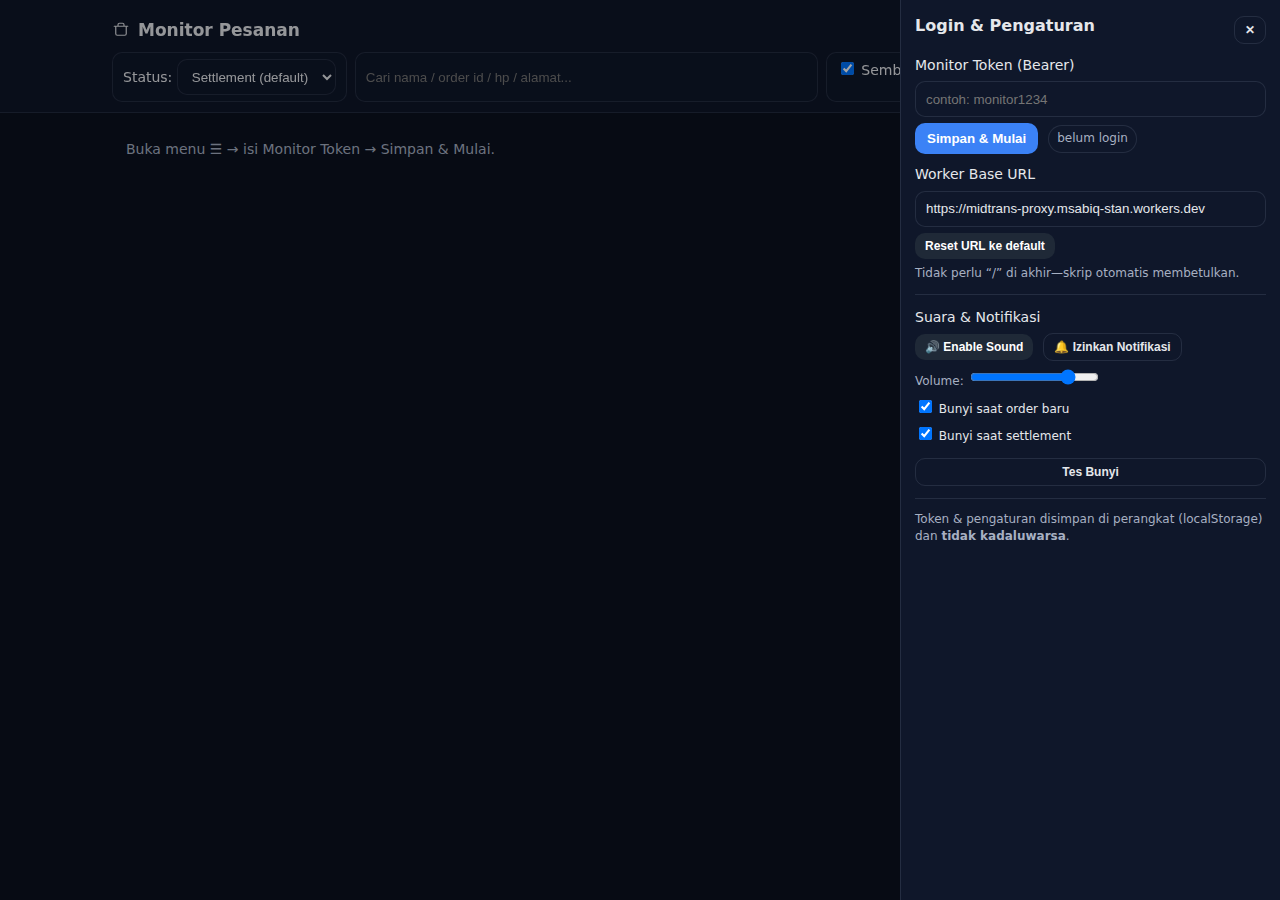
<file: monitor.html>
<!doctype html>
<html lang="id">
<head>
<meta charset="utf-8">
<meta name="viewport" content="width=device-width,initial-scale=1,viewport-fit=cover">
<title>Monitor Pesanan</title>
<meta name="theme-color" content="#0f172a">
<!-- iOS PWA -->
<meta name="apple-mobile-web-app-capable" content="yes">
<meta name="apple-mobile-web-app-status-bar-style" content="black-translucent">
<style>
  :root{
    --bg:#0b1220; --panel:#0f172a; --card:#111827; --line:rgba(148,163,184,.16);
    --fg:#e5e7eb; --muted:#a7b0c2; --soft:#cbd5e1;
    --ok:#22c55e; --warn:#f59e0b; --bad:#ef4444; --accent:#3b82f6;
    --s-top: env(safe-area-inset-top, 0px);
    --s-right: env(safe-area-inset-right, 0px);
    --s-bottom: env(safe-area-inset-bottom, 0px);
    --s-left: env(safe-area-inset-left, 0px);
  }
  *{box-sizing:border-box}
  html,body{height:100%}
  body{margin:0;background:var(--bg);color:var(--fg);font:14px/1.45 system-ui,-apple-system,Segoe UI,Roboto,Inter}
  a{color:inherit;text-decoration:none}

  /* HEADER + safe area */
  header{
    position:sticky;top:0;z-index:50;
    background:rgba(15,23,42,.92);
    border-bottom:1px solid var(--line);
    backdrop-filter:blur(6px);
    padding-top:calc(6px + var(--s-top));
  }
  .wrap{
    max-width:1080px;margin:0 auto;
    padding:10px calc(12px + var(--s-right)) 10px calc(12px + var(--s-left));
  }
  .row{display:flex;align-items:center;gap:10px;flex-wrap:wrap}
  .brand{display:flex;align-items:center;gap:8px;font-weight:800;font-size:17px}
  .icon{width:18px;height:18px;vertical-align:-3px;opacity:.95}

  .btn{background:var(--accent);color:#fff;border:0;border-radius:10px;padding:8px 12px;font-weight:700;cursor:pointer}
  .btn.ghost{background:transparent;border:1px solid var(--line);color:var(--fg)}
  .btn.secondary{background:#1f2937}
  .btn.small{padding:6px 10px;font-size:12px}
  .btn:disabled{opacity:.6;cursor:not-allowed}

  .pill{border:1px solid var(--line);background:var(--panel);border-radius:10px;padding:6px 10px}
  input[type=text],input[type=password],select{background:var(--panel);border:1px solid var(--line);color:var(--fg);border-radius:10px;padding:8px 10px;outline:none;min-height:36px}

  /* FILTER BAR */
  .filters{display:flex;gap:8px;flex-wrap:wrap;margin-top:8px}
  .filters .grow{flex:1 1 260px}

  /* MAIN + bottom safe area */
  main{
    max-width:1080px;margin:0 auto;
    padding:12px calc(12px + var(--s-right)) calc(90px + var(--s-bottom)) calc(12px + var(--s-left));
  }
  .statusline{color:var(--muted);margin:4px 2px 12px}
  .grid{display:grid;grid-template-columns:repeat(auto-fill,minmax(330px,1fr));gap:12px}
  @media (max-width:420px){ .grid{grid-template-columns:1fr} }

  .card{background:var(--card);border:1px solid var(--line);border-radius:14px;padding:12px;box-shadow:0 10px 18px rgba(0,0,0,.25);transition:box-shadow .15s ease,transform .15s ease}
  .card.new{outline:2px solid rgba(59,130,246,.35)}
  .card.done{opacity:.58}
  .card:hover{transform:translateY(-1px);box-shadow:0 12px 20px rgba(0,0,0,.3)}

  .top{display:flex;justify-content:space-between;gap:8px;align-items:flex-start}
  .id{font-weight:800;font-family:ui-monospace,Menlo,Consolas,monospace}
  .badge{display:inline-flex;align-items:center;gap:6px;border-radius:999px;padding:2px 8px;font-size:12px;border:1px solid var(--line);color:var(--soft)}
  .b-ok{background:rgba(22,163,74,.12);color:#c9f7d5;border-color:rgba(34,197,94,.25)}
  .b-warn{background:rgba(245,158,11,.12);color:#fee7c4;border-color:rgba(245,158,11,.25)}
  .b-bad{background:rgba(239,68,68,.12);color:#ffd1d1;border-color:rgba(239,68,68,.25)}

  dl{display:grid;grid-template-columns:110px 1fr;gap:4px 10px;margin:10px 0 0}
  dt{color:var(--muted)} dd{margin:0}
  .tag{display:inline-flex;align-items:center;gap:6px;background:rgba(59,130,246,.12);color:#d6e5ff;border:1px solid rgba(59,130,246,.25);padding:2px 8px;border-radius:8px;font-size:12px}
  .actions{display:flex;gap:6px;flex-wrap:wrap;margin-top:10px}

  .items{margin-top:8px;border-top:1px dashed var(--line);padding-top:8px}
  .items ul{list-style:none;margin:8px 0 0;padding:0}
  .items li{display:flex;justify-content:space-between;gap:8px;padding:4px 0;border-bottom:1px dashed rgba(148,163,184,.12)}

  .muted{color:var(--muted)} .small{font-size:12px}
  .drawer{position:fixed;inset:0;display:none;z-index:60}
  .drawer.show{display:block}
  .drawer .mask{position:absolute;inset:0;background:rgba(0,0,0,.35);opacity:0;transition:opacity .2s ease}
  .drawer.show .mask{opacity:1}
  .drawer .panel{position:absolute;top:0;right:0;width:min(92vw,380px);height:100%;background:var(--panel);border-left:1px solid var(--line);padding:14px;overflow:auto;transform:translateX(100%);transition:transform .2s ease}
  .drawer.show .panel{transform:translateX(0)}
  .drawer h3{margin:0 0 8px;font-size:16px}
  .field{display:flex;flex-direction:column;gap:6px;margin:10px 0}
  .chip{padding:4px 8px;border-radius:999px;background:var(--panel);border:1px solid var(--line);color:var(--muted);font-size:12px}
  .countdot{display:inline-flex;align-items:center;justify-content:center;min-width:18px;height:18px;background:var(--bad);color:#fff;border-radius:999px;font-size:12px;font-weight:700;padding:0 6px;margin-left:6px}
</style>
</head>
<body>
<header>
  <div class="wrap">
    <div class="row">
      <div class="brand">
        <svg class="icon" viewBox="0 0 24 24" fill="none"><path d="M3 7h18M5 7v10a2 2 0 0 0 2 2h10a2 2 0 0 0 2-2V7M8 7V5a2 2 0 0 1 2-2h4a2 2 0 0 1 2 2v2" stroke="currentColor" stroke-width="1.6" stroke-linecap="round"/></svg>
        Monitor Pesanan <span id="newCount" class="countdot" style="display:none">0</span>
      </div>
      <div style="flex:1"></div>
      <button id="pauseBtn" class="btn secondary small" title="Pause/Resume">Pause</button>
      <button id="openDrawer" class="btn ghost small" title="Pengaturan & Login">☰</button>
    </div>
    <div class="filters">
      <label class="pill">Status:
        <select id="filterStatus">
          <option value="settlement" selected>Settlement (default)</option>
          <option value="">Semua</option>
          <option value="pending">Pending</option>
          <option value="capture">Capture</option>
          <option value="cancel">Cancel</option>
          <option value="expire">Expire</option>
        </select>
      </label>
      <input id="searchBox" class="grow" type="text" placeholder="Cari nama / order id / hp / alamat...">
      <label class="pill"><input id="hideDone" type="checkbox" checked> Sembunyikan selesai</label>
      <button id="markReadBtn" class="btn ghost small" title="Reset highlight baru">Tandai sudah dibaca</button>
    </div>
  </div>
</header>

<main>
  <div id="status" class="wrap statusline">Menunggu konfigurasi…</div>
  <div class="wrap"><div class="grid" id="grid"></div></div>
</main>

<!-- DRAWER -->
<div id="drawer" class="drawer" aria-hidden="true">
  <div class="mask" id="mask"></div>
  <div class="panel">
    <div class="row" style="justify-content:space-between">
      <h3>Login & Pengaturan</h3>
      <button id="closeDrawer" class="btn ghost small">✕</button>
    </div>

    <div class="field">
      <label>Monitor Token (Bearer)</label>
      <input id="token" type="password" placeholder="contoh: monitor1234">
      <div class="row">
        <button id="saveBtn" class="btn">Simpan & Mulai</button>
        <span id="savedChip" class="chip">—</span>
      </div>
    </div>

    <div class="field">
      <label>Worker Base URL</label>
      <input id="baseUrl" type="text" placeholder="https://midtrans-proxy…..workers.dev">
      <div class="row">
        <button id="resetBase" class="btn secondary small">Reset URL ke default</button>
      </div>
      <div class="small muted">Tidak perlu “/” di akhir—skrip otomatis membetulkan.</div>
    </div>

    <hr style="border:0;border-top:1px solid var(--line);margin:12px 0">

    <div class="field">
      <label>Suara & Notifikasi</label>
      <div class="row">
        <button id="soundBtn" class="btn secondary small">🔊 Enable Sound</button>
        <button id="notifBtn" class="btn ghost small">🔔 Izinkan Notifikasi</button>
      </div>
      <label class="small muted">Volume:
        <input id="volume" type="range" min="0" max="100" value="80">
      </label>
      <label class="small"><input id="beepNew" type="checkbox" checked> Bunyi saat order baru</label>
      <label class="small"><input id="beepSettle" type="checkbox" checked> Bunyi saat settlement</label>
      <button id="testBeep" class="btn ghost small" style="margin-top:6px">Tes Bunyi</button>
    </div>

    <hr style="border:0;border-top:1px solid var(--line);margin:12px 0">
    <div class="small muted">Token & pengaturan disimpan di perangkat (localStorage) dan <b>tidak kadaluwarsa</b>.</div>
  </div>
</div>

<script>
(function(){
  const DEFAULT_BASE = 'https://midtrans-proxy.msabiq-stan.workers.dev';
  const STORE_NAME = 'Adamentai - All About Mentai';

  const $ = (s)=>document.querySelector(s);
  const els = {
    openDrawer: $('#openDrawer'), closeDrawer: $('#closeDrawer'), drawer: $('#drawer'), mask: $('#mask'),
    token: $('#token'), saveBtn: $('#saveBtn'), pauseBtn: $('#pauseBtn'), savedChip: $('#savedChip'),
    baseUrl: $('#baseUrl'), resetBase: $('#resetBase'),
    filterStatus: $('#filterStatus'), hideDone: $('#hideDone'), searchBox: $('#searchBox'),
    markReadBtn: $('#markReadBtn'),
    soundBtn: $('#soundBtn'), notifBtn: $('#notifBtn'), testBeep: $('#testBeep'),
    volume: $('#volume'), beepNew: $('#beepNew'), beepSettle: $('#beepSettle'),
    status: $('#status'), grid: $('#grid'), newCount: $('#newCount')
  };

  const st = {
    baseUrl: DEFAULT_BASE, token: '', pollMs: 10000, timer: null, paused: false,
    orders: new Map(), lastTouched: new Set(), unseenCount: 0,
    done: new Set(JSON.parse(localStorage.getItem('mon.done')||'[]')),
    audio: null, gain: null, audioReady: false
  };

  initSaved();
  bindUI();
  bindSWMessages();

  if (st.token) { setStatus('Menghubungkan…'); startPolling(true); }
  else { setStatus('Buka menu ☰ → isi Monitor Token → Simpan & Mulai.'); openDrawer(true); }

  /* ===================== UI ===================== */
  function bindUI(){
    els.openDrawer.addEventListener('click', ()=> openDrawer(true));
    els.closeDrawer.addEventListener('click', ()=> openDrawer(false));
    els.mask.addEventListener('click', ()=> openDrawer(false));
    document.addEventListener('keydown', (e)=>{ if(e.key==='Escape') openDrawer(false); });

    els.saveBtn.addEventListener('click', ()=>{
      st.baseUrl = sanitizeBase(els.baseUrl.value || DEFAULT_BASE);
      st.token = (els.token.value||'').trim();
      localStorage.setItem('mon.baseUrl', st.baseUrl);
      localStorage.setItem('mon.token', st.token);
      els.savedChip.textContent = st.token ? 'token tersimpan' : 'belum login';
      setStatus('Menyimpan & menyambung…');
      st.orders.clear(); st.lastTouched.clear(); st.unseenCount=0; updateUnseen(); render([]);
      startPolling(true);
      openDrawer(false);
    });

    els.resetBase.addEventListener('click', ()=>{ els.baseUrl.value = DEFAULT_BASE; });

    els.pauseBtn.addEventListener('click', ()=>{ st.paused=!st.paused; els.pauseBtn.textContent = st.paused ? 'Resume' : 'Pause'; if (st.paused) stopPolling(); else startPolling(); });

    els.filterStatus.addEventListener('change', ()=>{ localStorage.setItem('mon.filter', els.filterStatus.value); render(); });
    els.hideDone.addEventListener('change', ()=>{ localStorage.setItem('mon.hideDone', els.hideDone.checked?'1':'0'); render(); });
    els.searchBox.addEventListener('input', debounce(()=>render(), 250));
    els.markReadBtn.addEventListener('click', ()=>{ st.lastTouched.clear(); st.unseenCount=0; updateUnseen(); render(); });

    els.soundBtn.addEventListener('click', async ()=>{ await ensureAudio(); toast('Sound siap ✅'); });

    // ===== Push: simpan semua device (tidak ada replace) =====
    els.notifBtn.addEventListener('click', async ()=>{
      try {
        await enablePush(st.baseUrl, st.token);
        toast('Push notifications aktif ✅');
      } catch(err){
        toast('Gagal aktifkan push: ' + (err && err.message ? err.message : err));
      }
    });

    els.testBeep.addEventListener('click', ()=> chime('new'));
    els.volume.addEventListener('input', ()=>{ localStorage.setItem('mon.vol', els.volume.value); if (st.gain) st.gain.gain.value = (+els.volume.value||0)/100; });
    els.beepNew.addEventListener('change', ()=> localStorage.setItem('mon.beepNew', els.beepNew.checked?'1':'0'));
    els.beepSettle.addEventListener('change', ()=> localStorage.setItem('mon.beepSettle', els.beepSettle.checked?'1':'0'));

    // Action buttons on cards
    document.addEventListener('click', (ev)=>{
      const b = ev.target.closest('button[data-act]'); if(!b) return;
      const id = b.dataset.id; const it = st.orders.get(id); if(!it){ toast('Pesanan tidak ditemukan'); return; }
      const act = b.dataset.act;
      if (act==='wa'){ window.open('https://wa.me/?text='+encodeURIComponent(buildWaText(it)), '_blank'); }
      else if (act==='print'){ printReceipt(it); }
      else if (act==='done'){ if(st.done.has(id)) st.done.delete(id); else st.done.add(id); persistDone(); render(); }
      else if (act==='toggle-items'){ const sec = document.getElementById('items-'+css(id)); if(sec){ sec.hidden=!sec.hidden; b.textContent=sec.hidden?'Lihat rincian':'Sembunyikan rincian'; } }
    });
  }

  function openDrawer(show){ const on=!!show; els.drawer.classList.toggle('show', on); els.drawer.setAttribute('aria-hidden', on?'false':'true'); document.body.style.overflow = on ? 'hidden' : ''; }

  function initSaved(){
    st.baseUrl = sanitizeBase(localStorage.getItem('mon.baseUrl') || DEFAULT_BASE);
    st.token = localStorage.getItem('mon.token') || '';
    els.baseUrl.value = st.baseUrl;
    els.token.value = st.token;
    els.savedChip.textContent = st.token ? 'token tersimpan' : 'belum login';
    const savedFilter = localStorage.getItem('mon.filter'); els.filterStatus.value = savedFilter !== null ? savedFilter : 'settlement';
    const hideDone = localStorage.getItem('mon.hideDone'); if (hideDone!==null) els.hideDone.checked = (hideDone==='1');
    const vol = +(localStorage.getItem('mon.vol')||'80'); els.volume.value = String(vol);
    const bN = localStorage.getItem('mon.beepNew'); if (bN!==null) els.beepNew.checked = (bN==='1');
    const bS = localStorage.getItem('mon.beepSettle'); if (bS!==null) els.beepSettle.checked = (bS==='1');
  }

  /* ===================== DATA ===================== */
  function startPolling(immediate=false){
    stopPolling();
    if (!st.token){ setStatus('Token kosong. Buka menu ☰ untuk login.'); return; }
    if (immediate) fetchOrders(true);
    st.timer = setInterval(()=>{ if(!st.paused) fetchOrders(); }, st.pollMs);
  }
  function stopPolling(){ if(st.timer) clearInterval(st.timer); st.timer=null; }

  async function fetchOrders(first=false){
    setStatus(first?'Mengambil data…':'Memeriksa…');
    try{
      const res = await fetch(buildEndpoint('orders-list'), {
        method:'POST',
        headers: { 'content-type':'application/json', 'authorization':'Bearer '+st.token },
        body: JSON.stringify({ limit: 60 })
      });
      const text = await res.text(); let data;
      try{ data = JSON.parse(text); }catch{ data={ ok:false, error:'invalid_json', raw:text }; }
      if (!res.ok || !data.ok){ setStatus('Gagal: '+(data.error||res.status)); return; }
      handleData(data);
    }catch(e){ setStatus('Jaringan bermasalah: '+(e&&e.message||e)); }
  }

  function handleData(payload){
    const arr = Array.isArray(payload.data)?payload.data.slice():[];
    arr.sort((a,b)=> (getMs(b)-getMs(a)) || ((b.rownum||0)-(a.rownum||0)));

    let newFound=0, settleChanged=0;
    const next = new Map(st.orders);

    for (const it of arr){
      const id=String(it.order_id||''); const prev=st.orders.get(id); next.set(id,it);

      if(!prev){
        st.lastTouched.add(id); newFound++;
        if(els.beepNew.checked) notifyAndSound(it,'Pesanan Baru','new');
      } else if((prev.status||'') !== (it.status||'')){
        st.lastTouched.add(id);
        if(String(it.status||'').toLowerCase()==='settlement' && els.beepSettle.checked){
          settleChanged++; notifyAndSound(it,'Pembayaran Berhasil','settle');
        } else {
          chime('new');
        }
      }
    }
    st.orders = next;
    st.unseenCount += newFound + settleChanged; updateUnseen();
    setStatus('Terhubung • '+ new Date().toLocaleTimeString('id-ID',{hour12:false}));
    render(arr);
  }

  /* ===================== RENDER ===================== */
  function render(listOpt){
    const qtxt = (els.searchBox.value||'').toLowerCase();
    const filter = (els.filterStatus.value||'').toLowerCase();
    const hideDone = els.hideDone.checked;
    const src = listOpt || Array.from(st.orders.values());
    const out=[];
    for(const it of src){
      const stLower=String(it.status||'').toLowerCase();
      if(filter && stLower!==filter) continue;
      if(hideDone && st.done.has(String(it.order_id||''))) continue;
      const hay=[it.order_id,it.customer_name,it.phone,it.address,it.note,it.ring].join(' ').toLowerCase();
      if(qtxt && !hay.includes(qtxt)) continue;
      out.push(renderCard(it));
    }
    els.grid.innerHTML = out.join('') || '<div class="muted">Tidak ada data.</div>';
  }

  function renderCard(it){
    const id=String(it.order_id||''); const stat=String(it.status||'-').toLowerCase();
    const cls = stat==='settlement'||stat==='capture' ? 'b-ok' : (stat==='pending'?'b-warn':'b-bad');
    const isNewFlag = isFresh(it, 30*60*1000);
    const since = fmtTime(it.time);
    const ship = it.shipping||{};
    const dist = defined(ship.distance_km)?ship.distance_km:it.distance_km;
    const eta  = defined(ship.eta_min)?ship.eta_min:it.eta_min;
    const items = Array.isArray(it.items)?it.items:[];
    const subtotal = +it.total_no_ship||0, ongkir = +it.shipping_fee||0;
    const grand = +(it.grand_total ?? (subtotal+ongkir));
    const qty = items.reduce((s,c)=>s+(+c.qty||0),0);
    const isDone = st.done.has(id);

    const lines = items.map(x=>`
      <li>
        <span>${esc(x.name)} <span class="muted">×${x.qty} @ Rp ${num(x.price)}</span></span>
        <b>Rp ${num((x.qty||0)*(x.price||0))}</b>
      </li>`).join('');

    return `
    <div class="card ${st.lastTouched.has(id)?'new':''} ${isDone?'done':''}">
      <div class="top">
        <div>
          <div class="id">${esc(id)}</div>
          <div class="muted small">${since}</div>
          ${isNewFlag?`<div class="tag" style="margin-top:6px">⚡ Pesanan baru, segera siapkan!</div>`:''}
          ${isDone?`<div class="tag" style="margin-top:6px">✔️ Selesai</div>`:''}
        </div>
        <div class="badge ${cls}">${esc(stat)}</div>
      </div>

      <dl>
        <dt>Nama</dt><dd>${esc(it.customer_name||'-')}</dd>
        <dt>HP</dt><dd><a class="muted" href="tel:${escAttr(it.phone||'')}">${esc(it.phone||'-')}</a></dd>
        <dt>Alamat</dt><dd>${esc(it.address||'-')}</dd>
        <dt>Ringkasan</dt><dd>${esc(it.ring||'-')}</dd>
        <dt>Item</dt><dd>${qty} barang • Rp ${num(subtotal)}</dd>
        <dt>Ongkir</dt><dd>Rp ${num(ongkir)}</dd>
        <dt>Grand</dt><dd><b>Rp ${num(grand)}</b> (${esc(it.payment||'-')})</dd>
        <dt>Jarak/ETA</dt><dd>${defined(dist)?dist+' km':'-'} • ${defined(eta)?'~'+eta+' min':'-'}</dd>
        <dt>Catatan</dt><dd>${esc(it.note||'-')}</dd>
      </dl>

      <div class="items">
        <button class="btn ghost small" data-act="toggle-items" data-id="${escAttr(id)}">Lihat rincian</button>
        <section id="items-${css(id)}" hidden>
          <ul>${lines||'<li class="muted">Tidak ada item</li>'}</ul>
        </section>
      </div>

      <div class="actions">
        <button class="btn ghost small" data-act="wa" data-id="${escAttr(id)}">Kirim via WhatsApp</button>
        <button class="btn ghost small" data-act="print" data-id="${escAttr(id)}">Print Struk</button>
        <button class="btn secondary small" data-act="done" data-id="${escAttr(id)}">${isDone?'Batalkan':'Tandai Selesai'}</button>
      </div>
    </div>`;
  }

  /* ===================== WA & PRINT ===================== */
  function buildWaText(it){
    const items = Array.isArray(it.items)?it.items:[];
    const linesItems = items.map(x=>`- ${x.name} x${x.qty} @ Rp ${num(x.price)} = Rp ${num(x.qty*x.price)}`);
    const subtotal = +it.total_no_ship||0;
    const ongkir = +it.shipping_fee||0;
    const grand = +(it.grand_total ?? (subtotal+ongkir));
    const ship = it.shipping||{};
    const dist = defined(ship.distance_km)?ship.distance_km:it.distance_km;
    const eta  = defined(ship.eta_min)?ship.eta_min:it.eta_min;
    return [
      `*${STORE_NAME}*`,
      `📦 *Pesanan*`,
      `ID: ${it.order_id}`,
      `Nama: ${it.customer_name||'-'}`,
      `HP: ${it.phone||'-'}`,
      `Alamat: ${it.address||'-'}`,
      ``,
      `*Rincian*`,
      ...linesItems,
      `Subtotal: Rp ${num(subtotal)}`,
      `Ongkir: Rp ${num(ongkir)}`,
      `*Grand Total: Rp ${num(grand)}*`,
      ``,
      `Metode: ${String(it.payment||'-').toUpperCase()}`,
      `Status: ${String(it.status||'-')}`,
      `Ringkasan: ${it.ring||'-'}`,
      `Jarak/ETA: ${defined(dist)?dist+' km':'-'} • ${defined(eta)?('~'+eta+' min'):'-'}`,
      ``,
      `Terima kasih 🙏`
    ].join('\n');
  }

  function printReceipt(it){
    const items = Array.isArray(it.items)?it.items:[];
    const subtotal = +it.total_no_ship||0, ongkir = +it.shipping_fee||0;
    const grand = +(it.grand_total ?? (subtotal+ongkir));
    const win = window.open('', '_blank', 'width=480,height=700');
    const style = `<style>
      body{font:12px/1.3 ui-monospace,Menlo,Consolas,monospace;color:#000;margin:0;padding:16px;background:#fff}
      h2{margin:0 0 8px;font-size:16px;text-align:center}
      .muted{color:#444}
      table{width:100%;border-collapse:collapse;margin-top:8px}
      td{padding:4px 0;vertical-align:top}
      .tot{border-top:1px dashed #000;margin-top:8px;padding-top:8px}
      .right{text-align:right}
      .small{font-size:11px}
      @media print { @page { size: 80mm auto; margin: 6mm } }
    </style>`;
    const rows = items.map(x=>`
      <tr><td colspan="2">${esc(x.name)}</td></tr>
      <tr><td class="small">  ${x.qty} x ${num(x.price)}</td><td class="right">${num(x.qty*x.price)}</td></tr>
    `).join('');
    const html = `
      <!doctype html><html><head><meta charset="utf-8"><title>Struk ${esc(it.order_id||'')}</title>${style}</head>
      <body>
        <h2>${esc(STORE_NAME)}</h2>
        <div class="small muted">${new Date(it.time||Date.now()).toLocaleString('id-ID',{hour12:false})}</div>
        <div>ID: ${esc(it.order_id||'')}</div>
        <div>Pelanggan: ${esc(it.customer_name||'-')}</div>
        <div>HP: ${esc(it.phone||'-')}</div>
        <div>Alamat: ${esc(it.address||'-')}</div>
        <table>${rows || '<tr><td>(tidak ada item)</td><td></td></tr>'}</table>
        <div class="tot">
          <div>Subtotal <span class="right" style="float:right">${num(subtotal)}</span></div>
          <div>Ongkir <span class="right" style="float:right">${num(ongkir)}</span></div>
          <div><b>Grand Total</b> <span class="right" style="float:right"><b>${num(grand)}</b></span></div>
        </div>
        <div class="small muted" style="margin-top:10px">Metode: ${esc(String(it.payment||'-').toUpperCase())} • Status: ${esc(String(it.status||'-'))}</div>
        <div class="small muted">Ringkasan: ${esc(it.ring||'-')}</div>
        <div style="margin-top:10px">Terima kasih 🙏</div>
        <script>window.onload=()=>setTimeout(()=>window.print(),200)<\/script>
      </body></html>`;
    win.document.write(html); win.document.close();
  }

  /* ===================== AUDIO & NOTIF ===================== */
  function notifyAndSound(it,title,type){
    if (document.visibilityState !== 'visible') notify(it,title);
    chime(type);
    if(navigator.vibrate) try{navigator.vibrate([220,120,220]);}catch{}
  }
  function notify(it,title){
    if(!('Notification' in window) || Notification.permission!=='granted') return;
    const body = `${it.customer_name||'-'} • Rp ${num(it.grand_total||0)}\n${(it.address||'-').slice(0,120)}`;
    try{ new Notification(title||'Pesanan', { body, tag:String(it.order_id||''), renotify:true }); }catch{}
  }
  async function ensureAudio(){
    if(st.audioReady) return;
    const AC = window.AudioContext || window.webkitAudioContext; if(!AC){ toast('AudioContext tidak didukung'); return; }
    const ctx = st.audio = new AC(); const g = st.gain = ctx.createGain();
    g.gain.value = (+els.volume.value||0)/100; g.connect(ctx.destination);
    if(ctx.state==='suspended') try{ await ctx.resume(); }catch{}
    st.audioReady = true;
  }
  async function chime(type){
    await ensureAudio(); if(!st.audio||!st.gain) return; const ctx=st.audio; const base=st.gain.gain.value||.6;
    const seq = (type==='settle') ? [{f:1175,d:.25,v:1.0},{f:1568,d:.20,v:.9}] : [{f:784,d:.22,v:1.0},{f:659,d:.18,v:.85},{f:988,d:.22,v:1.0}];
    let t=ctx.currentTime; for(const n of seq){ const o=ctx.createOscillator(), g=ctx.createGain();
      o.type='sine'; o.frequency.setValueAtTime(n.f,t); g.gain.setValueAtTime(.0001,t); g.gain.linearRampToValueAtTime(base*n.v,t+.02);
      g.gain.exponentialRampToValueAtTime(.0001,t+n.d); o.connect(g); g.connect(ctx.destination); o.start(t); o.stop(t+n.d+.02); t+=n.d*.9; }
  }

  /* ===================== PUSH (iOS & Android) ===================== */
  async function enablePush(workerBase, monitorToken){
    if (!('serviceWorker' in navigator)) throw new Error('Service Worker tidak didukung');

    // iOS wajib dari Home Screen; Android/desktop bebas
    const isIOS = /iPhone|iPad|iPod/i.test(navigator.userAgent);
    const standalone = (window.navigator.standalone === true) || (window.matchMedia && window.matchMedia('(display-mode: standalone)').matches);
    if (isIOS && !standalone) throw new Error('Di iPhone, buka dari ikon Home Screen dulu.');

    // Minta izin (dukungan promise & callback)
    const askPermission = () => {
      try { const p = Notification.requestPermission(); if (p && typeof p.then === 'function') return p; } catch(_) {}
      return new Promise((resolve)=>{ try{ Notification.requestPermission(resolve); } catch(e){ resolve('denied'); } });
    };
    const perm = (window.Notification && Notification.permission) || 'default';
    const finalPerm = (perm === 'granted') ? 'granted' : await askPermission();
    if (finalPerm !== 'granted') throw new Error('Izin notifikasi ditolak');

    // Register SW (harus ada file /sw.js di root domain)
    await navigator.serviceWorker.register('/sw.js', { scope: '/' });
    const reg = await navigator.serviceWorker.ready;
    if (!('pushManager' in reg)) throw new Error('PushManager tidak tersedia');

    // Gunakan subscription yang sudah ada; kalau belum, buat baru
    let sub = await reg.pushManager.getSubscription();
    if (!sub) {
      // Ambil VAPID public key dari Worker
      const keyResp = await fetch(workerBase.replace(/\/+$/,'') + '/?route=push-key', { cache:'no-store' });
      const keyJson = await keyResp.json().catch(()=>null);
      if (!keyResp.ok || !keyJson || !keyJson.key) throw new Error('Gagal ambil VAPID key');

      sub = await reg.pushManager.subscribe({
        userVisibleOnly: true,
        applicationServerKey: urlBase64ToUint8Array(keyJson.key)
      });
    }

    // Simpan ke Worker — TANPA replace=1 agar semua device tercatat
    const saveResp = await fetch(workerBase.replace(/\/+$/,'') + '/?route=push-sub', {
      method: 'POST',
      headers: { 'content-type':'application/json', 'authorization':'Bearer '+monitorToken },
      body: JSON.stringify(sub)
    });
    const sv = await saveResp.json().catch(()=>({}));
    if (!saveResp.ok || !sv.ok) throw new Error('Gagal simpan subscription (cek Monitor Token).');
  }

  // Terima pesan dari service worker → auto refresh & bunyi
  function bindSWMessages(){
    if (!('serviceWorker' in navigator)) return;
    navigator.serviceWorker.addEventListener('message', (ev)=>{
      const msg = ev.data || {};
      if (msg && (msg.type==='push-ping' || msg.type==='order-update')) {
        // refresh data saat ada push
        fetchOrders(true);
        // bunyikan nada "settle" jika diberi hint
        if (msg.hint==='settle') chime('settle'); else chime('new');
      }
    });
  }

  function urlBase64ToUint8Array(base64String){
    const pad = '='.repeat((4 - base64String.length % 4) % 4);
    const b64 = (base64String + pad).replace(/-/g, '+').replace(/_/g, '/');
    const raw = atob(b64);
    const out = new Uint8Array(raw.length);
    for (let i=0;i<raw.length;i++) out[i] = raw.charCodeAt(i);
    return out;
  }

  /* ===================== HELPERS ===================== */
  function buildEndpoint(route){
    const u = new URL(/^https?:\/\//i.test(st.baseUrl)?st.baseUrl:('https://'+st.baseUrl));
    const ep = new URL('/', u); ep.searchParams.set('route', route); return ep.toString();
  }
  function sanitizeBase(s){ s=String(s||'').trim(); if(!s) return DEFAULT_BASE; return s.replace(/\s+/g,'').replace(/\/+$/,''); }
  function getMs(it){ if(typeof it.ts==='number' && it.ts>0) return it.ts; const d=new Date(it.time); return isNaN(d)?0:d.getTime(); }
  function isFresh(it,ms){ const t=getMs(it); return t && (Date.now()-t)<=ms; }
  function persistDone(){ localStorage.setItem('mon.done', JSON.stringify([...st.done])); }
  function setStatus(s){ els.status.textContent = s; }
  function updateUnseen(){ if(st.unseenCount>0){ els.newCount.style.display='inline-flex'; els.newCount.textContent=String(st.unseenCount); document.title=`(${st.unseenCount}) Monitor Pesanan`; } else { els.newCount.style.display='none'; document.title='Monitor Pesanan'; } }
  function num(n){ return Number(n||0).toLocaleString('id-ID'); }
  function fmtTime(t){ const d=new Date(t); return isNaN(d)?String(t||'-'):d.toLocaleString('id-ID',{hour12:false}); }
  function defined(v){ return v!==undefined && v!==null && !(typeof v==='number' && isNaN(v)); }
  function esc(s){ return String(s).replace(/[&<>"]/g,c=>({ '&':'&amp;','<':'&lt;','>':'&gt;','"':'&quot;' }[c])); }
  function escAttr(s){ return String(s).replace(/"/g,'&quot;'); }
  function css(s){ return String(s).replace(/[^a-zA-Z0-9_-]/g,'_'); }
  function debounce(fn,ms){ let t; return (...a)=>{ clearTimeout(t); t=setTimeout(()=>fn(...a),ms); }; }
  function toast(msg){ const el=document.createElement('div'); el.textContent=msg; el.style.cssText='position:fixed;left:50%;top:10px;transform:translateX(-50%);background:#0f172a;border:1px solid var(--line);padding:8px 12px;border-radius:10px;color:#e5e7eb;z-index:9999'; document.body.appendChild(el); setTimeout(()=>el.remove(),1500); }
})();
</script>
</body>
</html>
</file>
<file: css/app.css>
/* =========================================================
 *  Adamentai – app.css (pro refresh, mobile 2×2)
 *  + Best Seller (rail horizontal kartu mini)
 *  + Paket & Promo (strip tipis: foto jelas, harga & qty rapi)
 *  + Perbaikan overflow layout & tabel admin bisa di-scroll horizontal
 * ========================================================= */

/* ========== Theme & base ========== */
:root{
  --bg:#f6f8fc;
  --surface:#ffffff;
  --text:#0f172a;
  --text-2:#1f2937;
  --muted:#6b7280;
  --line:#e5e7eb;
  --primary:#0ea5e9;
  --primary-600:#0284c7;
  --accent:#22c55e;
  --warn:#f59e0b;
  --danger:#ef4444;

  --radius:14px;
  --radius-sm:10px;
  --shadow-sm:0 4px 12px rgba(15,23,42,.06);
  --shadow:0 8px 24px rgba(15,23,42,.09);
  --shadow-lg:0 18px 50px rgba(15,23,42,.14);

  --gap:16px;
  --container:1200px;
  --brand-size:18px;

  --mobile-bar-h:64px;
}

*{ box-sizing:border-box; }
html,body{ height:100%; }
html,body{
  margin:0;
  background:linear-gradient(180deg,#fafcff,#f6f8fd 40%,#f7f8fb);
  color:var(--text);
  font-family:system-ui,-apple-system,"Segoe UI",Inter,Roboto,Arial,sans-serif;
  -webkit-font-smoothing:antialiased; -moz-osx-font-smoothing:grayscale;
  overflow-x:hidden;
}

/* Utilities */
.hidden{ display:none !important; }
.muted{ color:var(--muted); }
.tiny{ font-size:12px; }
.right{ text-align:right; }
.center{ text-align:center; }
.mt-6{ margin-top:6px; }

:focus-visible{
  outline:3px solid rgba(14,165,233,.35);
  outline-offset:2px; border-radius:6px;
}
.link{ appearance:none; border:0; background:transparent; color:var(--primary); cursor:pointer; }
.link:hover{ text-decoration:underline; }

/* ========== Container ========== */
.container{
  max-width:var(--container);
  margin-inline:auto;
  padding-inline:clamp(14px, 4vw, 22px);
  padding-top:16px;
  padding-bottom:16px;
}
@media (max-width: 991.98px){
  .container{
    padding-bottom:calc(16px + var(--mobile-bar-h) + env(safe-area-inset-bottom));
  }
}

/* ========== Topbar ========== */
.topbar{
  position:sticky; top:0; z-index:40;
  display:flex; align-items:center; justify-content:space-between; gap:10px;
  padding:10px 14px;
  background:rgba(255,255,255,.78); backdrop-filter:blur(10px);
  border-bottom:1px solid rgba(0,0,0,.04);
}
.brand{ display:flex; align-items:center; gap:10px; }
.brand__logo{ width:28px; height:28px; border-radius:8px; }
.brand__name{ font-weight:800; font-size:var(--brand-size); letter-spacing:.2px; color:var(--text-2); }

.topnav{ display:flex; gap:6px; }
.tab{
  appearance:none; border:0; background:transparent;
  padding:8px 12px; border-radius:999px; cursor:pointer;
  color:var(--muted); font-weight:700;
}
.tab.is-active{ background:#e8f6ff; color:var(--primary); }

/* ========== Icon Buttons ========== */
.icon-btn{
  position:relative; display:inline-flex; align-items:center; justify-content:center;
  width:38px; height:38px; border-radius:999px;
  border:1px solid var(--line); background:var(--surface); box-shadow:var(--shadow-sm);
  cursor:pointer;
}
.icon-btn:hover{ box-shadow:var(--shadow); }
/* counter badge khusus icon-btn */
.icon-btn .badge{
  position:absolute; top:-6px; right:-6px; min-width:18px; height:18px; padding:0 5px;
  font-size:11px; background:var(--danger); color:#fff; border-radius:999px;
  display:inline-flex; align-items:center; justify-content:center;
  box-shadow:0 2px 8px rgba(239,68,68,.4);
}

/* SVG mask icons */
.icon-cart,.icon-search,.icon-x{
  display:inline-block; width:18px; height:18px; background:currentColor;
  -webkit-mask-repeat:no-repeat; mask-repeat:no-repeat;
  -webkit-mask-size:contain; mask-size:contain;
  -webkit-mask-position:center; mask-position:center;
}
.icon-cart{
  -webkit-mask-image:url("data:image/svg+xml;utf8,<svg xmlns='http://www.w3.org/2000/svg' viewBox='0 0 24 24'><path fill='black' d='M7 18a2 2 0 1 0 0 4 2 2 0 0 0 0-4m10 0a2 2 0 1 0 0 4 2 2 0 0 0 0-4M2 2h2l3.6 7.59-1.35 2.45A2 2 0 0 0 8 15h9a 2 2 0 0 0 1.79-1.11L22 6'/></svg>");
          mask-image:url("data:image/svg+xml;utf8,<svg xmlns='http://www.w3.org/2000/svg' viewBox='0 0 24 24'><path fill='black' d='M7 18a2 2 0 1 0 0 4 2 2 0 0 0 0-4m10 0a2 2 0 1 0 0 4 2 2 0 0 0 0-4M2 2h2l3.6 7.59-1.35 2.45A2 2 0 0 0 8 15h9a 2 2 0 0 0 1.79-1.11L22 6'/></svg>");
}
.icon-search{
  -webkit-mask-image:url("data:image/svg+xml;utf8,<svg xmlns='http://www.w3.org/2000/svg' viewBox='0 0 24 24'><path fill='black' d='M15.5 14h-.79l-.28-.27A6.471 6.471 0 0 0 16 9.5 6.5 6.5 0 1 0 9.5 16c1.61 0 3.09-.59 4.23-1.57l.27.28v.79L20 21l1-1-5.5-6zM9.5 14C7.01 14 5 11.99 5 9.5S7.01 5 9.5 5 14 7.01 14 9.5 11.99 14 9.5 14z'/></svg>");
          mask-image:url("data:image/svg+xml;utf8,<svg xmlns='http://www.w3.org/2000/svg' viewBox='0 0 24 24'><path fill='black' d='M15.5 14h-.79l-.28-.27A6.471 6.471 0 0 0 16 9.5 6.5 6.5 0 1 0 9.5 16c1.61 0 3.09-.59 4.23-1.57l.27.28v.79L20 21l1-1-5.5-6zM9.5 14C7.01 14 5 11.99 5 9.5S7.01 5 9.5 5 14 7.01 14 9.5 11.99 14 9.5 14z'/></svg>");
}
.icon-x{
  -webkit-mask-image:url("data:image/svg+xml;utf8,<svg xmlns='http://www.w3.org/2000/svg' viewBox='0 0 24 24'><path fill='black' d='M18.3 5.71 12 12l6.3 6.29-1.41 1.41L10.59 13.41 4.29 19.7 2.88 18.29 9.17 12 2.88 5.71 4.29 4.3l6.3 6.29 6.3-6.3z'/></svg>");
          mask-image:url("data:image/svg+xml;utf8,<svg xmlns='http://www.w3.org/2000/svg' viewBox='0 0 24 24'><path fill='black' d='M18.3 5.71 12 12l6.3 6.29-1.41 1.41L10.59 13.41 4.29 19.7 2.88 18.29 9.17 12 2.88 5.71 4.29 4.3l6.3 6.29 6.3-6.3z'/></svg>");
}

/* ========== Section visibility ========== */
.section{ display:none; }
.section.is-active{ display:block; }

.sub{ display:none; }
.sub.is-active{ display:block; }

/* ========== Toolbar & Search ========== */
.toolbar{ display:flex; align-items:center; justify-content:space-between; gap:10px; margin:10px 0 8px; }
.searchbox{
  flex:1; display:flex; align-items:center; gap:8px;
  background:#fff; border:1px solid var(--line);
  border-radius:999px; padding:8px 12px; box-shadow:var(--shadow-sm);
}
.searchbox input{ border:0; outline:0; background:transparent; width:100%; font-size:14px; }

/* ========== Category chips ========== */
.chips-scroll{
  display:flex; align-items:center; gap:8px; overflow:auto;
  padding:6px 2px 12px; scrollbar-width:thin;
}
.chip{
  appearance:none; border:1px solid var(--line); background:#fff;
  padding:8px 14px; border-radius:999px; cursor:pointer; color:#1f2937;
  box-shadow:var(--shadow-sm); transition:.15s ease; white-space:nowrap;
}
.chip:hover{ transform:translateY(-1px); box-shadow:var(--shadow); }
.chip.is-active{ background:#e8f6ff; color:var(--primary); border-color:#cdefff; }

/* ========== Main grid ========== */
.grid{ display:grid; gap:var(--gap); }
.grid--main{ grid-template-columns:1fr; }
.grid--main > *{ min-width:0; max-width:100%; }
@media (min-width: 992px){
  .grid--main{ grid-template-columns:minmax(0,1fr) 360px; align-items:start; }
}

/* ========== Cards (menu umum) ========== */
.cards{
  display:grid; gap:var(--gap);
  grid-template-columns: repeat(2, minmax(0,1fr));
}
@media (max-width: 359.98px){
  .cards{ grid-template-columns: 1fr; }
}
@media (min-width:800px){
  .cards{ grid-template-columns: repeat(3, minmax(0,1fr)); }
}
@media (min-width:1120px){
  .cards{ grid-template-columns: repeat(4, minmax(0,1fr)); }
}

/* ===== Best Seller (rail horizontal kartu mini) ===== */
#sec-best { margin-bottom: 8px; }
#sec-best .cards{
  display:flex !important; gap:12px; overflow-x:auto;
  padding:4px 2px 12px; -webkit-overflow-scrolling:touch;
  scroll-snap-type:x mandatory; touch-action:pan-x;
}
#sec-best .cards::-webkit-scrollbar{ height:8px; }
#sec-best .cards::-webkit-scrollbar-thumb{ background:#e5e7eb; border-radius:999px; }

.card--mini{
  flex:0 0 160px; scroll-snap-align:start; border-radius:14px;
}
.card--mini .card__img{
  height:90px; width:100%; object-fit:cover; display:block;
  border-top-left-radius:inherit; border-top-right-radius:inherit;
}
.card--mini .card__body{ padding:10px; }
.card--mini .card__title{ font-size:14px; line-height:1.25; margin-bottom:2px; }
.card--mini .card__meta{ display:none; }
.card--mini .card__price{ font-size:14px; font-weight:700; margin-top:2px; }
.card--mini .qtyrow{ margin-top:6px; gap:6px; }
.card--mini .qty{ width:44px; height:30px; font-size:14px; }
.card--mini .add-btn{ padding:6px 10px; font-size:13px; }
.card--mini .card__stock{ font-size:12px; margin-top:6px; color:#059669; }
.card--mini .card__stock.is-empty{ color:#ef4444; }
.card--mini .card__stock.is-low{ color:#d97706; }
@media (max-width:360px){
  .card--mini{ flex-basis:140px; }
  .card--mini .card__img{ height:80px; }
}

/* ===== Paket & Promo – strip tipis dengan foto jelas ===== */
#sec-strip .cards{
  display:grid !important;
  grid-template-columns:1fr;
  gap:12px;
}
.card--wide{
  position:relative;
  grid-column:1/-1;
  display:grid;
  grid-template-columns: auto 1fr;
  gap:12px;
  align-items:center;
  padding:12px;
  border-radius:var(--radius);
  overflow:hidden;
}
.card--wide .card__img{
  display:block;
  width:clamp(180px, 30%, 220px);
  aspect-ratio:5 / 2;
  object-fit:cover;
  border-radius:12px;
  background:#f3f4f6;
}
.card--wide .card__stock{
  position:absolute; left:14px; top:12px; z-index:2;
  margin:0; padding:4px 8px; font-size:11px; opacity:.96;
}
.card--wide .card__body{
  padding:0;
  display:grid;
  grid-template-columns: 1fr auto;
  grid-template-rows: auto auto;
  column-gap:10px; row-gap:6px;
  align-items:center;
}
.card--wide .card__title{
  grid-column:1 / -1;
  font-size:16px; line-height:1.25; margin:0;
  display:-webkit-box; -webkit-line-clamp:2; -webkit-box-orient:vertical; overflow:hidden;
}
.card--wide .card__meta{ display:none; }
.card--wide .card__price{
  grid-column:1 / 2;
  margin:0;
  font-size:16px; font-weight:800;
}
.card--wide .qtyrow{
  grid-column:2 / 3;
  justify-self:end;
  margin:0;
  gap:6px;
}
.card--wide .qty{ width:56px; height:34px; font-size:14px; }
.card--wide .add-btn{ height:34px; padding:0 12px; font-size:14px; }
@media (min-width:1024px){
  .card--wide .card__img{ width:clamp(160px, 26%, 240px); }
}

/* ========== Kartu umum ========== */
.card{
  background:var(--surface); border:1px solid var(--line);
  border-radius:var(--radius); box-shadow:var(--shadow); overflow:hidden;
  max-width:100%; min-width:0;
}
/* supaya scrollbar tabel admin tidak terpotong */
#adminPanel .card{ overflow:visible; }

.card--menu{ display:flex; flex-direction:column; }
.card__img{
  display:block; width:100%; aspect-ratio:16/9; object-fit:cover; background:#f3f4f6;
}
.card__stock{
  margin:10px 12px -2px;
  font-size:12px; font-weight:600; color:#065f46;
  background:linear-gradient(180deg,#ecfdf5,#e7fbf2);
  border:1px solid #a7f3d0;
  padding:6px 10px; border-radius:999px; width:max-content;
  display:inline-flex; align-items:center; gap:6px;
  box-shadow:0 4px 10px rgba(16,185,129,.12);
}
.card__stock::before{
  content:""; width:8px; height:8px; border-radius:999px; background:#10b981;
  box-shadow:0 0 0 3px rgba(16,185,129,.15);
}
.card__stock.is-low{ color:#7c2d12; background:linear-gradient(180deg,#fff7ed,#fff4e5); border-color:#fed7aa; }
.card__stock.is-low::before{ background:#f59e0b; box-shadow:0 0 0 3px rgba(245,158,11,.18); }
.card__stock.is-empty{ color:#7f1d1d; background:linear-gradient(180deg,#fef2f2,#fee2e2); border-color:#fecaca; }
.card__stock.is-empty::before{ background:#ef4444; box-shadow:0 0 0 3px rgba(239,68,68,.18); }

.card__body{ padding:14px 12px 16px; }
.card__title{
  font-weight:800; font-size:16px; line-height:1.35; letter-spacing:.1px; color:var(--text-2);
  margin-top:6px;
}
.card__meta{ font-size:12px; color:var(--muted); margin-top:2px; }
.card__price{ margin-top:10px; font-weight:900; font-size:18px; }

/* Qty & button */
.qtyrow{ display:flex; gap:8px; margin-top:12px; }
.qty{
  width:84px; padding:10px 12px; border:1px solid var(--line); border-radius:10px; background:#fff; font-weight:700;
}

/* ========== Buttons ========== */
.btn{
  appearance:none; border:0; cursor:pointer;
  padding:10px 14px; border-radius:12px;
  background:#e5e7eb; color:#111827; font-weight:800; box-shadow:var(--shadow-sm);
  transition:.15s ease;
}
.btn:hover{ transform:translateY(-1px); box-shadow:var(--shadow); }
.btn:disabled{ opacity:.5; cursor:not-allowed; transform:none; }
.btn--primary{
  background:linear-gradient(180deg,var(--primary),var(--primary-600));
  color:#fff; box-shadow:0 10px 24px rgba(2,132,199,.35);
}
.btn--ghost{ background:#fff; color:#111827; border:1px solid var(--line); }
.btn--block{ width:100%; }
.danger{ color:var(--danger) !important; }

/* ========== Cart (desktop aside) ========== */
.cart{ position:sticky; top:16px; padding:12px; }
.card__head{
  display:flex; align-items:center; justify-content:space-between; gap:10px;
  padding-bottom:8px; border-bottom:1px dashed var(--line);
}
.cart__items{ padding:12px 0; display:grid; gap:8px; }
.cart__row{ display:grid; grid-template-columns:1fr auto auto 32px; gap:8px; align-items:center; border-bottom:1px dashed #f0f1f3; padding-bottom:8px; }
.cart__name{ font-weight:600; }
.cart__qty{ color:var(--muted); }
.cart__sub{ font-weight:800; }
.cart__row.warn .cart__name{ color:#b45309; }
.cart__row.warn .cart__sub{ color:#b45309; }

.cart__summary{ border-top:1px solid var(--line); padding-top:10px; margin-top:6px; }
.cart__summary .row{ display:flex; justify-content:space-between; align-items:center; margin-bottom:6px; }

/* Promo pill */
.pill{
  display:inline-flex; align-items:center; gap:8px;
  padding:6px 10px; border-radius:999px; font-size:12px; font-weight:700;
  background:#eef6ff; color:#075985; border:1px solid #cde4ff;
}

/* ========== Customer collapsible ========== */
.collapsible{
  margin:10px 0 12px; background:#f9fafb; border:1px dashed var(--line);
  border-radius:12px; padding:6px 10px;
}
.collapsible>summary{ list-style:none; cursor:pointer; font-weight:800; }
.collapsible[open]>summary{ color:var(--primary); }

/* ========== Forms ========== */
.form{ display:grid; gap:12px; }
.field{ display:grid; gap:6px; }
.field>span{ font-size:12px; color:var(--muted); }
.field input,.field textarea,.field select{
  width:100%; border:1px solid var(--line); background:#fff; border-radius:10px; padding:10px 12px;
  outline:none; font:inherit;
}
.field input:focus,.field textarea:focus,.field select:focus{
  border-color:#bae6fd; box-shadow:0 0 0 4px rgba(14,165,233,.15);
}

/* ========== Admin area ========== */
#adminPanel .card{ margin-bottom:16px; }
.subtabs{ display:flex; gap:8px; margin:8px 0 12px; }
.subtab{
  appearance:none; border:1px solid var(--line); background:#fff;
  padding:8px 12px; border-radius:10px; cursor:pointer; font-weight:800;
}
.subtab.is-active{ border-color:#bae6fd; background:#e8f6ff; color:var(--primary); }

.grid--2cols{ display:grid; grid-template-columns:1fr; gap:var(--gap); }
@media (min-width:720px){ .grid--2cols{ grid-template-columns:1fr 1fr; } }
.actions-row{ display:flex; gap:8px; margin-top:8px; }

/* ===== Admin tables: horizontal scroll di mobile ===== */
.table-wrap{
  position: relative;
  width:100%;
  max-width:100%;
  overflow-x:auto;
  overflow-y:hidden;
  -webkit-overflow-scrolling:touch;
  overscroll-behavior-x:contain;
  touch-action:pan-x;
  contain:inline-size; /* Penting: konten tak mempengaruhi lebar parent/kartu */
  border:1px solid var(--line);
  border-radius:12px;
  background:#fff;
  box-shadow:var(--shadow-sm);
  margin-top:8px;
  padding-bottom:6px; /* ruang untuk scrollbar */
}
.table{
  width:100%;
  border-collapse:collapse;
  table-layout:auto;
  font-size:14px;
  white-space:nowrap;
}
.table thead th{
  background:#f9fafb; text-align:left; padding:10px 12px; border-bottom:1px solid var(--line);
}
.table tbody td{
  padding:10px 12px; border-bottom:1px solid #f2f3f6;
}

/* Lebar minimum kolom agar tidak kepotong */
/* MENU */
#tblMenu{ min-width:1060px; }
#tblMenu th:nth-child(1), #tblMenu td:nth-child(1){ min-width:260px; }                   /* Nama     */
#tblMenu th:nth-child(2), #tblMenu td:nth-child(2){ min-width:200px; }                   /* Kategori */
#tblMenu th:nth-child(3), #tblMenu td:nth-child(3){ min-width:120px; text-align:right; } /* Harga    */
#tblMenu th:nth-child(4), #tblMenu td:nth-child(4){ min-width:100px; text-align:right; } /* Stok     */
#tblMenu th:nth-child(5), #tblMenu td:nth-child(5){ min-width:90px;  text-align:center;} /* Aktif    */
#tblMenu th:nth-child(6), #tblMenu td:nth-child(6){ min-width:160px; text-align:center;} /* Aksi     */

/* PROMO */
#tblPromo{ min-width:980px; }
#tblPromo th:nth-child(1), #tblPromo td:nth-child(1){ min-width:130px; }                  /* Kode    */
#tblPromo th:nth-child(2), #tblPromo td:nth-child(2){ min-width:80px;  text-align:center;}/* Tipe    */
#tblPromo th:nth-child(3), #tblPromo td:nth-child(3){ min-width:110px; text-align:right; }/* Nilai   */
#tblPromo th:nth-child(4), #tblPromo td:nth-child(4){ min-width:130px; text-align:right; }/* Min     */
#tblPromo th:nth-child(5), #tblPromo td:nth-child(5){ min-width:260px; }                   /* Periode */
#tblPromo th:nth-child(6), #tblPromo td:nth-child(6){ min-width:90px;  text-align:center;} /* Aktif   */
#tblPromo th:nth-child(7), #tblPromo td:nth-child(7){ min-width:160px; text-align:center;} /* Aksi    */

/* Preview image in admin */
.preview{ display:flex; align-items:center; gap:10px; }
.thumb{ max-width:160px; height:auto; border-radius:12px; border:1px solid var(--line); box-shadow:var(--shadow-sm); background:#fff; }

/* ========== Mobile cart drawer ========== */
.drawer{ position:fixed; inset:0; display:none; z-index:50; }
.drawer.open{ display:block; }
.drawer__scrim{ position:absolute; inset:0; background:rgba(2,6,23,.42); backdrop-filter:blur(2px); }
.drawer__panel{
  position:absolute; left:0; right:0; bottom:0; background:#fff;
  border-top-left-radius:16px; border-top-right-radius:16px; box-shadow:var(--shadow-lg);
  transform:translateY(100%); transition:transform .25s ease;
  max-height:calc(100% - 56px);
}
.drawer.open .drawer__panel{ transform:translateY(0); }
.drawer__head{ display:flex; align-items:center; justify-content:space-between; padding:12px 16px; border-bottom:1px solid var(--line); }
.drawer__customer{ padding:10px 16px; }
.drawer__foot{
  display:flex; align-items:center; gap:10px; justify-content:space-between;
  padding:12px 16px; border-top:1px solid var(--line); background:#fafafa;
  border-bottom-left-radius:16px; border-bottom-right-radius:16px;
}
.drawer__foot .total{ display:flex; align-items:baseline; gap:8px; }

/* ========== Mobile bottom bar ========== */
.mobile-bar{
  position:fixed; left:0; right:0; bottom:0; z-index:35;
  display:none; align-items:center; gap:10px;
  background:rgba(255,255,255,.95); backdrop-filter:blur(10px);
  border-top:1px solid var(--line); padding:10px 12px; height:var(--mobile-bar-h);
}
.mobile-cart{
  display:flex; align-items:center; gap:8px; background:#fff; border:1px solid var(--line);
  border-radius:999px; padding:8px 12px; box-shadow:var(--shadow-sm);
}
.mobile-cart .label{ font-weight:800; }
.mobile-bar .badge{
  position:static; min-width:auto; height:auto; padding:2px 6px;
  font-size:12px; border-radius:999px; box-shadow:none;
  background:var(--danger); color:#fff; margin-left:6px;
}

.mobile-total{ display:flex; flex-direction:column; align-items:flex-end; }
.mobile-total .small{ font-size:11px; color:var(--muted); }

.show-mobile{ display:flex; }
.hide-mobile{ display:none; }
@media (min-width: 992px){
  .show-mobile{ display:none !important; }
  .hide-mobile{ display:block !important; }
  .mobile-bar{ display:none !important; }
}
@media (max-width: 991.98px){
  .mobile-bar{ display:flex; }
}

/* ========== Snackbar ========== */
.snackbar{
  position:fixed; left:50%; transform:translateX(-50%);
  bottom:calc(var(--mobile-bar-h) + 16px);
  z-index:60; background:#111827; color:#fff; padding:10px 14px; border-radius:12px;
  box-shadow:var(--shadow-lg); opacity:0; pointer-events:none;
  transition:opacity .2s ease, transform .2s ease;
}
.snackbar.show{ opacity:1; transform: translateX(-50%) translateY(-4px); }

/* ========== Responsive fine-tune mobile ========== */
@media (max-width: 420px){
  .card__stock{ font-size:11px; padding:4px 8px; margin:8px 10px -2px; }
  .card__title{ font-size:14px; }
  .card__price{ font-size:16px; }
  .qty{ width:72px; padding:8px 10px; }
  .btn{ padding:9px 12px; font-weight:800; }
  .chip{ padding:7px 12px; }
  .brand__name{ font-size:16px; }
}

/* ========== Misc & helpers ========== */
details summary::-webkit-details-marker{ display:none; }
details>summary{ outline:none; }

.spinner{ display:inline-block; width:1em; height:1em; border-radius:50%;
  border:2px solid currentColor; border-right-color:transparent;
  margin-right:.5em; vertical-align:-.15em; animation:spin .7s linear infinite; }
.is-loading{ opacity:.85; pointer-events:none; }
@keyframes spin { to { transform: rotate(360deg); } }
.field-error{ outline:2px solid #ef4444; border-radius:10px; }

input[type="search"]::-webkit-search-cancel-button{ -webkit-appearance:none; appearance:none; display:none; }
input[type="search"]::-ms-clear{ display:none; }

/* Qty controls */
.qtyctl{ display:inline-grid; grid-auto-flow:column; align-items:center; gap:.35rem; }
.qtyctl .qdec,.qtyctl .qinc{ width:32px; height:32px; border-radius:10px; display:flex; align-items:center; justify-content:center; font-weight:700; }
.qtyctl .qinput{ width:48px; height:32px; text-align:center; border-radius:10px; padding:0; margin:0; }

/* Drawer full height + scrollable area */
.drawer__panel{ display:flex; flex-direction:column; height:100dvh; max-height:100dvh; }
.drawer__customer{
  flex:1 1 auto; min-height:0; overflow-y:auto; -webkit-overflow-scrolling:touch;
  padding:8px 16px 12px;
}
.drawer__foot{ flex:0 0 auto; position:sticky; bottom:0; background:#fff; border-top:1px solid #eee; padding:12px 16px; }

/* media assets */
img,video,canvas{ max-width:100%; height:auto; }
s{ opacity:.7; }

/* Badge default (inline) */
.badge{
  position:static;
  display:inline-flex;
  align-items:center;
  padding:.2rem .5rem;
  border-radius:.5rem;
  font-size:12px;
  line-height:1;
  background:#eef2ff;
  color:#1f2937;
  box-shadow:none;
}
.badge--best{ background:#fef3c7; }
.badge--strip{ background:#dbeafe; }
.badge--promo{ background:#dcfce7; }

/* ===== Fancy Page Loading ===== */
.pageload{
  position: fixed; inset: 0; z-index: 1000;
  display: none; align-items: center; justify-content: center;
  background: radial-gradient(1200px 800px at 50% 20%, rgba(14,165,233,.10), rgba(255,255,255,.92));
  backdrop-filter: blur(4px);
}
.pageload.show{ display:flex; }
.pl__box{
  display:flex; align-items:center; gap:14px;
  padding:14px 18px; border-radius:16px;
  background:#fff; border:1px solid var(--line); box-shadow:var(--shadow-lg);
}
.pl__ring{
  width:60px; height:60px; border-radius:999px;
  background:
    conic-gradient(from 0deg, var(--primary) 0 120deg, #a5d8ff 140deg 200deg, transparent 200deg 360deg);
  -webkit-mask: radial-gradient(circle at center, transparent 56%, #000 58%);
          mask: radial-gradient(circle at center, transparent 56%, #000 58%);
  animation: pl-spin 1s linear infinite;
  filter: drop-shadow(0 6px 24px rgba(2,132,199,.35));
}
@keyframes pl-spin { to { transform: rotate(360deg); } }

.pl__text{ min-width:220px; }
.pl__title{
  font-weight:800; color:var(--text-2); margin-bottom:8px;
}
.pl__bar{
  position:relative; height:8px; border-radius:999px; overflow:hidden;
  background: #eef2ff; border:1px solid #e5e7eb;
}
.pl__bar>span{
  position:absolute; inset:0 auto 0 0; width:45%;
  background: linear-gradient(90deg, #e6f6ff, var(--primary), #e6f6ff);
  animation: pl-move 1.05s linear infinite;
}
@keyframes pl-move { from { transform: translateX(-100%);} to { transform: translateX(220%);} }

.pl__tips{
  margin-top:8px; font-size:12px; color:var(--muted);
  animation: pl-fade 1.2s ease-in-out infinite alternate;
}
@keyframes pl-fade { from { opacity:.55; } to { opacity:1; } }

/* +/- lebih kecil */
#cartDrawer .quantity button,
#cartDrawer .qty button,
#cartDrawer button.qty-minus,
#cartDrawer button.qty-plus{
  font-size: 11px;        /* <- kecilin angka/glyph +/- */
  padding: 4px 8px;       /* <- tombol sedikit lebih mungil */
  min-width: 30px;
  min-height: 30px;
  border-radius: 9999px;
}

/* input angka di tengah biar proporsional dengan tombol */
#cartDrawer .quantity input[type="number"],
#cartDrawer .qty input[type="number"],
#cartDrawer input.qty-input{
  font-size: 12px;
  padding: 4px 8px;
  width: 44px;
  height: 30px;
  line-height: 30px;
  border-radius: 12px;
}
</file>
